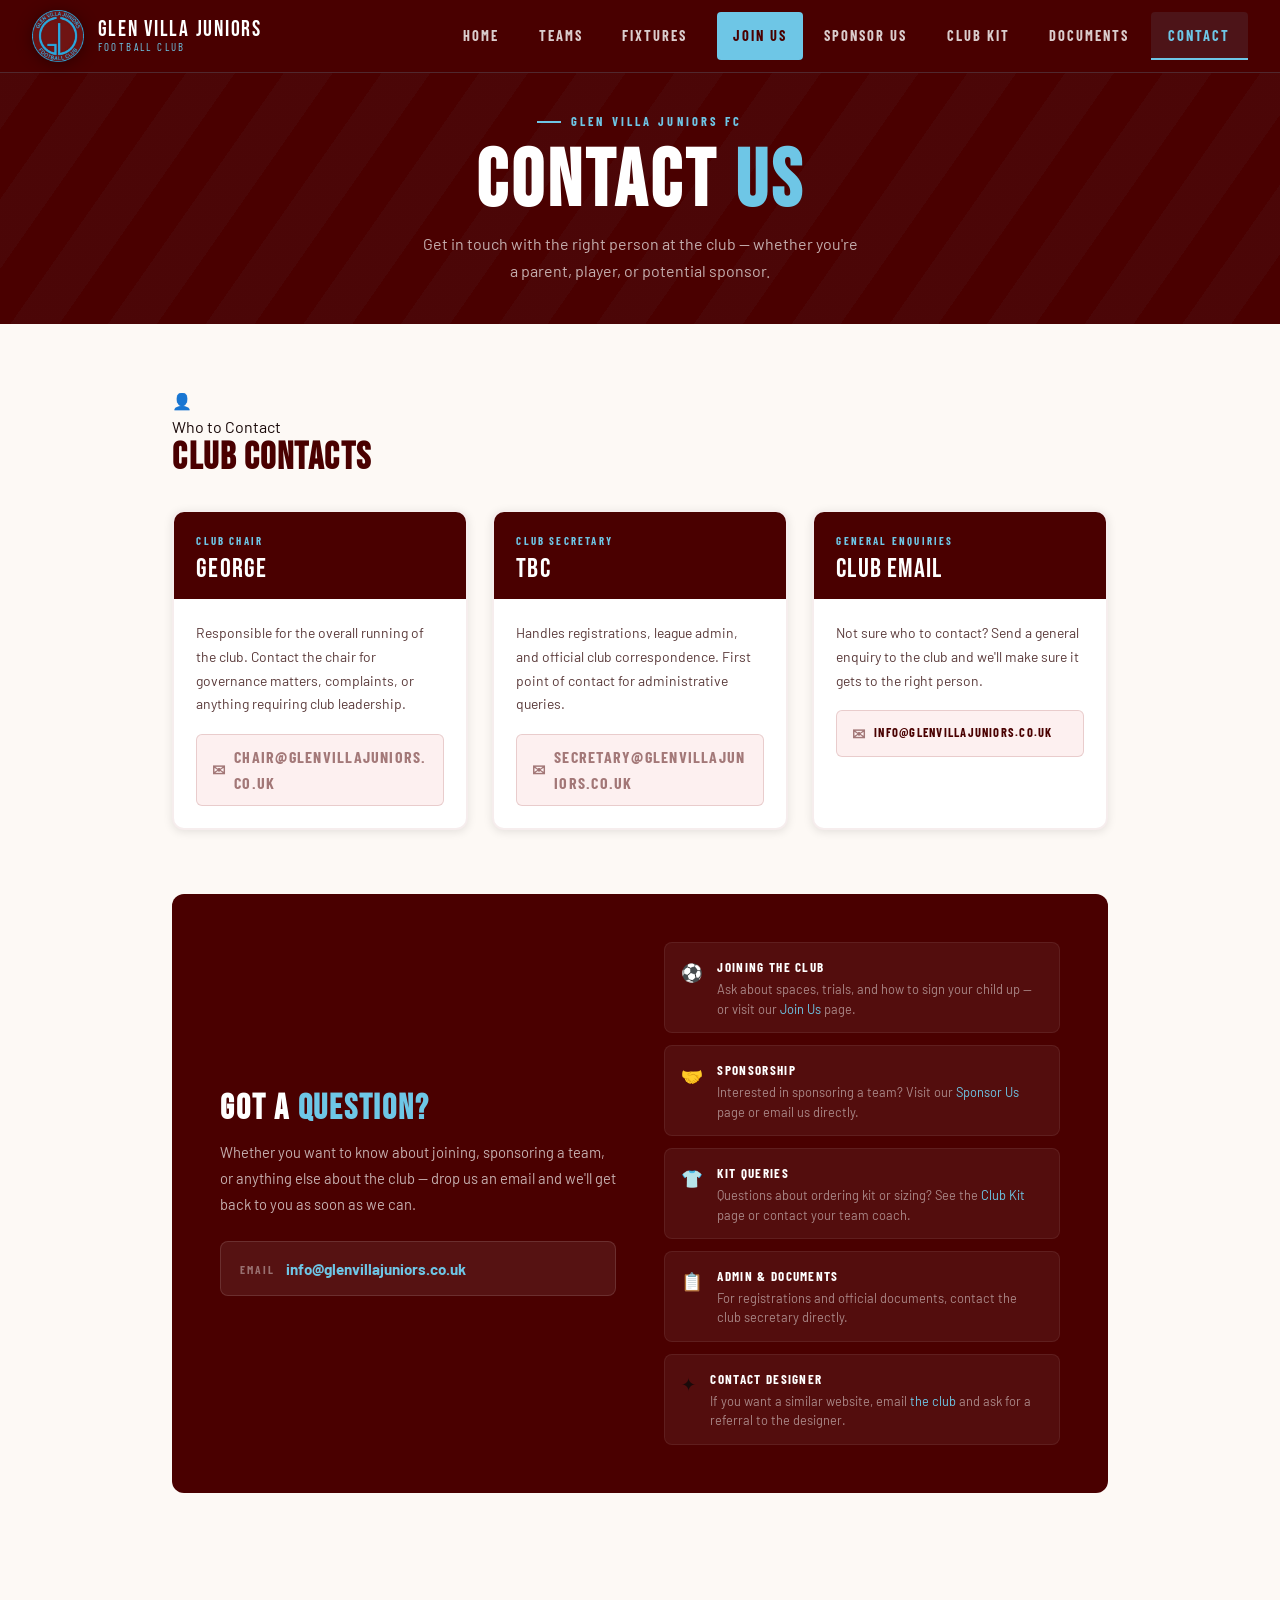
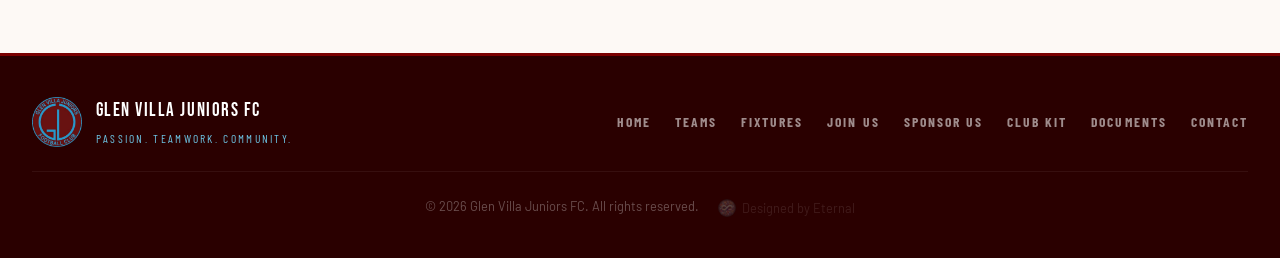
<file: contact.html>
<!DOCTYPE html>
<html lang="en">
<head>
  <meta charset="UTF-8" />
  <meta name="designer" content="Eternal" />
  <meta name="viewport" content="width=device-width, initial-scale=1.0" />
  <meta name="description" content="Get in touch with Glen Villa Juniors FC. Find contact information for our community football club in Glenrothes." />
  <title>Contact Us — Glen Villa Juniors FC</title>
  <link rel="icon" type="image/png" href="images/logo.png" />
  <link rel="stylesheet" href="style.css" />
  <link rel="preconnect" href="https://fonts.googleapis.com">
  <link href="https://fonts.googleapis.com/css2?family=Bebas+Neue&family=Barlow:ital,wght@0,400;0,600;0,700;1,400&family=Barlow+Condensed:wght@600;700&display=swap" rel="stylesheet" media="print" onload="this.media='all'">
  <noscript><link href="https://fonts.googleapis.com/css2?family=Bebas+Neue&family=Barlow:ital,wght@0,400;0,600;0,700;1,400&family=Barlow+Condensed:wght@600;700&display=swap" rel="stylesheet"></noscript>

  <!-- Open Graph / Facebook -->
  <meta property="og:type" content="website" />
  <meta property="og:title" content="Contact Us — Glen Villa Juniors FC" />
  <meta property="og:description" content="Get in touch with Glen Villa Juniors FC. Find contact information for our community football club in Glenrothes." />
  <meta property="og:image" content="images/logo.png" />
  <meta property="og:url" content="https://glenvila.com/contact.html" />


  <link rel="canonical" href="https://glenvila.com/contact.html" />
  <script type="application/ld+json">
  {
    "@context": "https://schema.org",
    "@type": "BreadcrumbList",
    "itemListElement": [{
      "@type": "ListItem",
      "position": 1,
      "name": "Home",
      "item": "https://glenvila.com"
    },{
      "@type": "ListItem",
      "position": 2,
      "name": "Contact Us — Glen Villa Juniors FC",
      "item": "https://glenvila.com/contact.html"
    }]
  }
  </script>
  <style>

    .contact-hero {
      padding-top: 72px;
      background: var(--maroon-dark);
      min-height: 240px;
      display: flex;
      align-items: center;
      justify-content: center;
      text-align: center;
      position: relative;
      overflow: hidden;
    }
    .contact-hero::before {
      content: '';
      position: absolute;
      inset: 0;
      background: repeating-linear-gradient(-55deg, transparent, transparent 40px, rgba(110,198,230,0.03) 40px, rgba(110,198,230,0.03) 80px);
    }
    .contact-hero-content { position: relative; z-index: 1; padding: 2.5rem 2rem; max-width: 580px; }
    .contact-hero h1 { font-family: 'Bebas Neue', sans-serif; font-size: clamp(3rem, 8vw, 5rem); letter-spacing: 0.05em; color: #fff; line-height: 1; margin-bottom: 0.5rem; }
    .contact-hero h1 span { color: var(--blue); }
    .contact-hero p { color: rgba(255,255,255,0.68); font-size: 1rem; max-width: 440px; margin: 0 auto; line-height: 1.7; }

    .contact-page { max-width: 1000px; margin: 0 auto; padding: 4rem 2rem 6rem; }

    /* ── CONTACT CARDS ── */
    .contact-grid {
      display: grid;
      grid-template-columns: repeat(3, 1fr);
      gap: 1.5rem;
      margin-bottom: 4rem;
    }

    .contact-card {
      background: var(--white);
      border-radius: var(--radius);
      box-shadow: var(--shadow-sm);
      overflow: hidden;
      border: 2px solid rgba(122,0,0,0.07);
      transition: transform var(--ease), box-shadow var(--ease);
    }
    .contact-card:hover {
      transform: translateY(-4px);
      box-shadow: var(--shadow-md);
    }
    .contact-card-top {
      background: var(--maroon-dark);
      padding: 1.25rem 1.4rem 1rem;
    }
    .contact-role {
      font-family: 'Barlow Condensed', sans-serif;
      font-size: 0.68rem;
      font-weight: 700;
      letter-spacing: 0.2em;
      text-transform: uppercase;
      color: var(--blue);
      margin-bottom: 0.35rem;
    }
    .contact-name {
      font-family: 'Bebas Neue', sans-serif;
      font-size: 1.7rem;
      letter-spacing: 0.04em;
      color: #fff;
      line-height: 1.05;
    }
    .contact-card-body { padding: 1.4rem; }
    .contact-desc {
      font-size: 0.87rem;
      color: var(--text-mid);
      line-height: 1.7;
      margin-bottom: 1.1rem;
    }
    .contact-email-btn {
      display: flex;
      align-items: center;
      gap: 0.5rem;
      background: #fdf0f0;
      border: 1px solid rgba(122,0,0,0.15);
      border-radius: 6px;
      padding: 0.6rem 0.9rem;
      text-decoration: none;
      font-family: 'Barlow Condensed', sans-serif;
      font-size: 0.78rem;
      font-weight: 700;
      letter-spacing: 0.1em;
      text-transform: uppercase;
      color: var(--maroon-dark);
      transition: background var(--ease), border-color var(--ease);
      word-break: break-all;
    }
    .contact-email-btn:hover {
      background: #f5e0e0;
      border-color: rgba(122,0,0,0.3);
    }
    .contact-email-btn span { opacity: 0.5; font-size: 1rem; }

    /* ── GENERAL ENQUIRIES PANEL ── */
    .general-panel {
      background: var(--maroon-dark);
      border-radius: var(--radius);
      padding: 3rem;
      display: grid;
      grid-template-columns: 1fr 1fr;
      gap: 3rem;
      align-items: center;
      margin-bottom: 4rem;
    }
    .general-panel-text h2 {
      font-family: 'Bebas Neue', sans-serif;
      font-size: 2.2rem;
      letter-spacing: 0.05em;
      color: #fff;
      line-height: 1.05;
      margin-bottom: 0.75rem;
    }
    .general-panel-text h2 span { color: var(--blue); }
    .general-panel-text p {
      color: rgba(255,255,255,0.68);
      font-size: 0.92rem;
      line-height: 1.75;
      margin-bottom: 1.5rem;
    }
    .general-email-display {
      display: flex;
      align-items: center;
      gap: 0.75rem;
      background: rgba(255,255,255,0.07);
      border: 1px solid rgba(255,255,255,0.12);
      border-radius: 8px;
      padding: 0.9rem 1.2rem;
    }
    .general-email-display span {
      font-family: 'Barlow Condensed', sans-serif;
      font-size: 0.72rem;
      font-weight: 700;
      letter-spacing: 0.16em;
      text-transform: uppercase;
      color: rgba(255,255,255,0.4);
      flex-shrink: 0;
    }
    .general-email-display a {
      color: var(--blue);
      font-weight: 700;
      font-size: 0.95rem;
      text-decoration: none;
      word-break: break-all;
    }
    .general-email-display a:hover { text-decoration: underline; }

    .general-panel-topics { display: flex; flex-direction: column; gap: 0.75rem; }
    .topic-item {
      display: flex;
      align-items: flex-start;
      gap: 0.9rem;
      background: rgba(255,255,255,0.05);
      border-radius: 8px;
      padding: 0.85rem 1rem;
      border: 1px solid rgba(255,255,255,0.07);
    }
    .topic-icon { font-size: 1.1rem; flex-shrink: 0; margin-top: 1px; }
    .topic-title {
      font-family: 'Barlow Condensed', sans-serif;
      font-size: 0.82rem;
      font-weight: 700;
      letter-spacing: 0.1em;
      text-transform: uppercase;
      color: #fff;
      margin-bottom: 0.15rem;
    }
    .topic-desc { font-size: 0.8rem; color: rgba(255,255,255,0.5); line-height: 1.5; }
    .section-heading .topic-item { display: none; }

    @media (max-width: 900px) {
      .contact-grid { grid-template-columns: 1fr; }
      .general-panel { grid-template-columns: 1fr; gap: 2rem; }
    }
    @media (max-width: 600px) {
      .contact-page { padding: 3rem 1.25rem 5rem; }
      .contact-hero-content { padding: 2.25rem 1.25rem; }
      .general-email-display {
        flex-direction: column;
        align-items: flex-start;
      }
      .general-panel { padding: 2rem 1.5rem; }
    }

  </style>
</head>
<body>

  <header class="site-header">
    <div class="header-inner">
      <a href="index.html" class="brand">
        <img src="images/logo.png" alt="Glen Villa Juniors FC Logo" class="brand-logo" />
        <div class="brand-text">
          <span class="brand-name">Glen Villa Juniors</span>
          <span class="brand-sub">Football Club</span>
        </div>
      </a>
      <button class="hamburger" id="hamburger" aria-label="Toggle navigation menu">
        <span class="hamburger-line"></span>
        <span class="hamburger-line"></span>
        <span class="hamburger-line"></span>
      </button>
      <nav class="main-nav" id="main-nav">
        <a href="index.html" class="nav-link">Home</a>
        <a href="teams.html" class="nav-link">Teams</a>
        <a href="fixtures.html" class="nav-link">Fixtures</a>
        <a href="join.html" class="nav-link nav-link--join">Join Us</a>
        <a href="sponsors.html" class="nav-link">Sponsor Us</a>
        <a href="kit.html" class="nav-link">Club Kit</a>
        <a href="documents.html" class="nav-link">Documents</a>
        <a href="contact.html" class="nav-link active">Contact</a>
      </nav>
    </div>
  </header>

  <main>

    <section class="contact-hero">
      <div class="contact-hero-content">
        <div class="section-label light" style="justify-content:center;">Glen Villa Juniors FC</div>
        <h1>Contact <span>Us</span></h1>
        <p>Get in touch with the right person at the club — whether you're a parent, player, or potential sponsor.</p>
      </div>
    </section>

    <div class="contact-page">

      <!-- ── KEY CONTACTS ── -->
      <div class="section-heading" style="margin-bottom:2rem;">
        <div class="section-heading-icon">👤</div>
        <div>
          <div class="section-heading-label">Who to Contact</div>
          <h2 class="section-heading-h2">Club Contacts</h2>
          <div class="topic-item">
            <div class="topic-icon">✦</div>
            <div>
              <div class="topic-title">Contact Designer</div>
              <div class="topic-desc">If you want a similar website, email <a href="mailto:info@glenvillajuniors.co.uk" style="color:var(--blue);">the club</a> and ask for a referral to the designer.</div>
            </div>
          </div>
          <div class="topic-item">
            <div class="topic-icon">✦</div>
            <div>
              <div class="topic-title">Contact Designer</div>
              <div class="topic-desc">If you want a similar website, email <a href="mailto:info@glenvillajuniors.co.uk" style="color:var(--blue);">the club</a> and ask for a referral to the designer.</div>
            </div>
          </div>
        </div>
      </div>

      <div class="contact-grid">

        <!-- CHAIR -->
        <div class="contact-card">
          <div class="contact-card-top">
            <div class="contact-role">Club Chair</div>
            <div class="contact-name" id="chair-name">George</div>
          </div>
          <div class="contact-card-body">
            <p class="contact-desc">Responsible for the overall running of the club. Contact the chair for governance matters, complaints, or anything requiring club leadership.</p>
            <a class="contact-email-btn" id="chair-email" href="mailto:chair@glenvillajuniors.co.uk">
              <span>✉</span> <span id="chair-email-text">chair@glenvillajuniors.co.uk</span>
            </a>
          </div>
        </div>

        <!-- SECRETARY -->
        <div class="contact-card">
          <div class="contact-card-top">
            <div class="contact-role">Club Secretary</div>
            <div class="contact-name" id="secretary-name">TBC</div>
          </div>
          <div class="contact-card-body">
            <p class="contact-desc">Handles registrations, league admin, and official club correspondence. First point of contact for administrative queries.</p>
            <a class="contact-email-btn" id="secretary-email" href="mailto:secretary@glenvillajuniors.co.uk">
              <span>✉</span> <span id="secretary-email-text">secretary@glenvillajuniors.co.uk</span>
            </a>
          </div>
        </div>

        <!-- GENERAL -->
        <div class="contact-card">
          <div class="contact-card-top">
            <div class="contact-role">General Enquiries</div>
            <div class="contact-name">Club Email</div>
          </div>
          <div class="contact-card-body">
            <p class="contact-desc">Not sure who to contact? Send a general enquiry to the club and we'll make sure it gets to the right person.</p>
            <a class="contact-email-btn" id="general-email" href="mailto:info@glenvillajuniors.co.uk">
              <span>✉</span> info@glenvillajuniors.co.uk
            </a>
          </div>
        </div>

      </div>

      <!-- ── GENERAL ENQUIRIES PANEL ── -->
      <div class="general-panel">
        <div class="general-panel-text">
          <h2>Got a <span>Question?</span></h2>
          <p>Whether you want to know about joining, sponsoring a team, or anything else about the club — drop us an email and we'll get back to you as soon as we can.</p>
          <div class="general-email-display">
            <span>Email</span>
            <a id="general-email-2" href="mailto:info@glenvillajuniors.co.uk">info@glenvillajuniors.co.uk</a>
          </div>
        </div>
        <div class="general-panel-topics">
          <div class="topic-item">
            <div class="topic-icon">⚽</div>
            <div>
              <div class="topic-title">Joining the Club</div>
              <div class="topic-desc">Ask about spaces, trials, and how to sign your child up — or visit our <a href="join.html" style="color:var(--blue);">Join Us</a> page.</div>
            </div>
          </div>
          <div class="topic-item">
            <div class="topic-icon">🤝</div>
            <div>
              <div class="topic-title">Sponsorship</div>
              <div class="topic-desc">Interested in sponsoring a team? Visit our <a href="sponsors.html" style="color:var(--blue);">Sponsor Us</a> page or email us directly.</div>
            </div>
          </div>
          <div class="topic-item">
            <div class="topic-icon">👕</div>
            <div>
              <div class="topic-title">Kit Queries</div>
              <div class="topic-desc">Questions about ordering kit or sizing? See the <a href="kit.html" style="color:var(--blue);">Club Kit</a> page or contact your team coach.</div>
            </div>
          </div>
          <div class="topic-item">
            <div class="topic-icon">📋</div>
            <div>
              <div class="topic-title">Admin &amp; Documents</div>
              <div class="topic-desc">For registrations and official documents, contact the club secretary directly.</div>
            </div>
          </div>
          <div class="topic-item">
            <div class="topic-icon">✦</div>
            <div>
              <div class="topic-title">Contact Designer</div>
              <div class="topic-desc">If you want a similar website, email <a href="mailto:info@glenvillajuniors.co.uk" style="color:var(--blue);">the club</a> and ask for a referral to the designer.</div>
            </div>
          </div>
        </div>
      </div>

    </div>
  </main>

  <footer class="site-footer">
    <div class="footer-inner">
      <div class="footer-brand">
        <img src="images/logo.png" alt="Glen Villa Juniors FC" class="footer-logo" />
        <div>
          <div class="footer-club-name">Glen Villa Juniors FC</div>
          <div class="footer-tagline">Passion. Teamwork. Community.</div>
        </div>
      </div>
      <div class="footer-links">
        <a href="index.html">Home</a>
        <a href="teams.html">Teams</a>
        <a href="fixtures.html">Fixtures</a>
        <a href="join.html">Join Us</a>
        <a href="sponsors.html">Sponsor Us</a>
        <a href="kit.html">Club Kit</a>
        <a href="documents.html">Documents</a>
        <a href="contact.html">Contact</a>
      </div>
      <div class="footer-copy">&copy; 2026 Glen Villa Juniors FC. All rights reserved. <span class="footer-credit" role="button" tabindex="0" aria-label="Contact the designer"><img src="images/eternal-logo.png" alt="Eternal" class="footer-credit-logo" /> Designed by Eternal</span></div>
    </div>
  </footer>

  <script>
    // General email
    (function() {
      const email = 'info@glenvillajuniors.co.uk';
      document.getElementById('general-email').href = 'mailto:' + email;
      document.getElementById('general-email-2').href = 'mailto:' + email;
    })();

    // Chair + Secretary — update name and email here when confirmed
    const contacts = {
      secretary: {
        name:  'TBC',          // e.g. 'John Smith'
        email: 'secretary@glenvillajuniors.co.uk'
      },
      chair: {
        name:  'George',          // e.g. 'Jane Doe'
        email: 'chair@glenvillajuniors.co.uk'
      }
    };

    document.getElementById('chair-name').textContent        = contacts.chair.name;
    document.getElementById('chair-email').href              = 'mailto:' + contacts.chair.email;
    document.getElementById('chair-email-text').textContent  = contacts.chair.email;

    document.getElementById('secretary-name').textContent       = contacts.secretary.name;
    document.getElementById('secretary-email').href             = 'mailto:' + contacts.secretary.email;
    document.getElementById('secretary-email-text').textContent = contacts.secretary.email;
  </script>

  <script src="nav.js"></script>
</body>
</html>
</file>
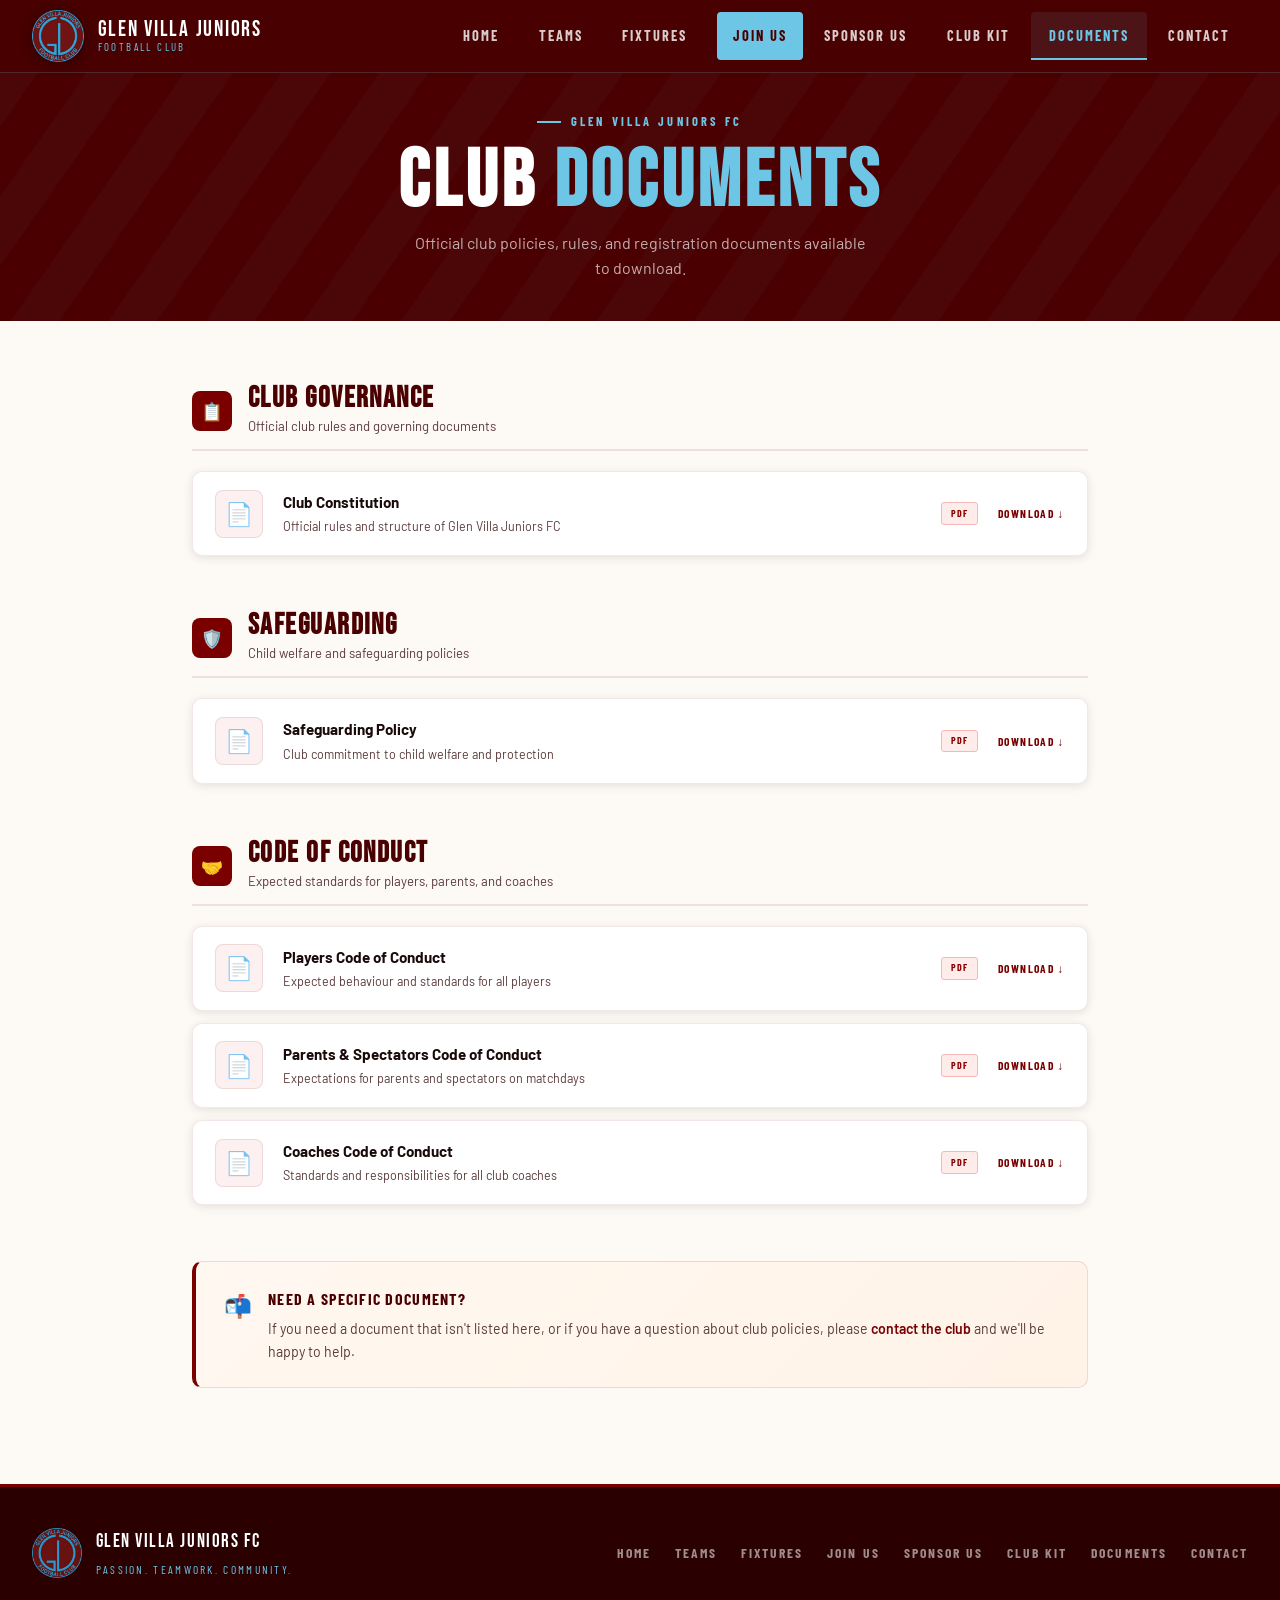
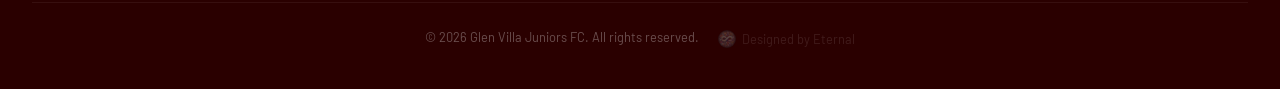
<file: documents.html>
<!DOCTYPE html>
<html lang="en">
<head>
  <meta charset="UTF-8" />
  <meta name="designer" content="Eternal" />
  <meta name="viewport" content="width=device-width, initial-scale=1.0" />
  <meta name="description" content="Access important documents and policies from Glen Villa Juniors FC. Club rules, forms, and information." />
  <title>Club Documents — Glen Villa Juniors FC</title>
  <link rel="icon" type="image/png" href="images/logo.png" />
  <link rel="stylesheet" href="style.css" />
  <link rel="preconnect" href="https://fonts.googleapis.com">
  <link href="https://fonts.googleapis.com/css2?family=Bebas+Neue&family=Barlow:ital,wght@0,400;0,600;0,700;1,400&family=Barlow+Condensed:wght@600;700&display=swap" rel="stylesheet" media="print" onload="this.media='all'">
  <noscript><link href="https://fonts.googleapis.com/css2?family=Bebas+Neue&family=Barlow:ital,wght@0,400;0,600;0,700;1,400&family=Barlow+Condensed:wght@600;700&display=swap" rel="stylesheet"></noscript>

  <!-- Open Graph / Facebook -->
  <meta property="og:type" content="website" />
  <meta property="og:title" content="Club Documents — Glen Villa Juniors FC" />
  <meta property="og:description" content="Access important documents and policies from Glen Villa Juniors FC. Club rules, forms, and information." />
  <meta property="og:image" content="images/logo.png" />
  <meta property="og:url" content="https://glenvila.com/documents.html" />


  <link rel="canonical" href="https://glenvila.com/documents.html" />
  <style>
    .docs-hero {
      padding-top: 72px;
      background: var(--maroon-dark);
      min-height: 240px;
      display: flex;
      align-items: center;
      justify-content: center;
      text-align: center;
      position: relative;
      overflow: hidden;
    }
    .docs-hero::before {
      content: '';
      position: absolute;
      inset: 0;
      background: repeating-linear-gradient(-55deg, transparent, transparent 40px, rgba(110,198,230,0.03) 40px, rgba(110,198,230,0.03) 80px);
    }
    .docs-hero-content { position: relative; z-index: 1; padding: 2.5rem 2rem; max-width: 600px; }
    .docs-hero h1 { font-family: 'Bebas Neue', sans-serif; font-size: clamp(3rem, 8vw, 5rem); letter-spacing: 0.05em; color: #fff; line-height: 1; margin-bottom: 0.5rem; }
    .docs-hero h1 span { color: var(--blue); }
    .docs-hero p { color: rgba(255,255,255,0.68); font-size: 1rem; max-width: 460px; margin: 0 auto; }

    .docs-page { max-width: 960px; margin: 0 auto; padding: 4rem 2rem 6rem; }

    /* ── DOCUMENT CATEGORY ── */
    .doc-category { margin-bottom: 3.5rem; }
    .doc-category-header {
      display: flex;
      align-items: center;
      gap: 1rem;
      margin-bottom: 1.25rem;
      padding-bottom: 0.75rem;
      border-bottom: 2px solid rgba(122,0,0,0.1);
    }
    .doc-category-icon {
      width: 40px; height: 40px;
      background: var(--maroon);
      border-radius: 8px;
      display: flex; align-items: center; justify-content: center;
      font-size: 1.1rem;
      flex-shrink: 0;
    }
    .doc-category-header h2 {
      font-family: 'Bebas Neue', sans-serif;
      font-size: 1.8rem;
      letter-spacing: 0.05em;
      color: var(--maroon-dark);
      line-height: 1;
    }
    .doc-category-header p {
      font-size: 0.82rem;
      color: var(--text-mid);
      margin-top: 0.15rem;
    }

    /* ── DOCUMENT CARD ── */
    .doc-list { display: flex; flex-direction: column; gap: 0.75rem; }

    .doc-card {
      background: var(--white);
      border-radius: 10px;
      border: 1px solid rgba(122,0,0,0.09);
      box-shadow: var(--shadow-sm);
      display: flex;
      align-items: center;
      gap: 1.25rem;
      padding: 1.1rem 1.4rem;
      text-decoration: none;
      transition: box-shadow var(--ease), transform var(--ease), border-color var(--ease);
    }
    .doc-card:hover {
      box-shadow: var(--shadow-md);
      transform: translateY(-2px);
      border-color: rgba(122,0,0,0.25);
    }
    .doc-card.is-pending {
      opacity: 0.5;
      cursor: default;
      pointer-events: none;
      border-style: dashed;
    }

    .doc-icon {
      width: 48px; height: 48px;
      background: #fdf0f0;
      border-radius: 8px;
      display: flex; align-items: center; justify-content: center;
      font-size: 1.4rem;
      flex-shrink: 0;
      border: 1px solid rgba(122,0,0,0.1);
    }
    .doc-card.is-pending .doc-icon { background: #f5f5f5; border-color: #ddd; }

    .doc-details { flex: 1; min-width: 0; }
    .doc-title {
      font-weight: 700;
      font-size: 0.95rem;
      color: var(--text-dark);
      margin-bottom: 0.2rem;
      white-space: nowrap;
      overflow: hidden;
      text-overflow: ellipsis;
    }
    .doc-meta {
      font-size: 0.78rem;
      color: var(--text-mid);
      display: flex;
      align-items: center;
      gap: 0.75rem;
      flex-wrap: wrap;
    }
    .doc-meta-item { display: flex; align-items: center; gap: 0.3rem; }

    .doc-badge {
      font-family: 'Barlow Condensed', sans-serif;
      font-size: 0.62rem;
      font-weight: 700;
      letter-spacing: 0.12em;
      text-transform: uppercase;
      padding: 0.15rem 0.55rem;
      border-radius: 3px;
      flex-shrink: 0;
    }
    .badge-pdf { background: #fdecea; color: #8b0000; border: 1px solid #f5b8b8; }
    .badge-pending { background: #f0f0f0; color: #888; border: 1px solid #ddd; }

    .doc-download {
      font-family: 'Barlow Condensed', sans-serif;
      font-size: 0.72rem;
      font-weight: 700;
      letter-spacing: 0.12em;
      text-transform: uppercase;
      color: var(--maroon);
      flex-shrink: 0;
      display: flex;
      align-items: center;
      gap: 0.3rem;
      transition: gap var(--ease);
    }
    .doc-card:hover .doc-download { gap: 0.5rem; }
    .doc-card.is-pending .doc-download { color: #aaa; }

    /* ── CONTACT NOTE ── */
    .docs-contact-note {
      background: linear-gradient(135deg, #fff8f0, #fff3e8);
      border: 1px solid rgba(122,0,0,0.12);
      border-left: 4px solid var(--maroon);
      border-radius: 10px;
      padding: 1.5rem 1.75rem;
      margin-top: 2rem;
      display: flex;
      gap: 1rem;
      align-items: flex-start;
    }
    .docs-contact-note-icon { font-size: 1.4rem; flex-shrink: 0; margin-top: 2px; }
    .docs-contact-note h3 {
      font-family: 'Barlow Condensed', sans-serif;
      font-size: 1rem;
      font-weight: 700;
      letter-spacing: 0.08em;
      text-transform: uppercase;
      color: var(--maroon-dark);
      margin-bottom: 0.3rem;
    }
    .docs-contact-note p { font-size: 0.88rem; color: var(--text-mid); line-height: 1.65; }

    @media (max-width: 600px) {
      .docs-page { padding: 3rem 1.25rem 5rem; }
      .docs-hero-content { padding: 2.25rem 1.25rem; }
      .doc-category-header,
      .docs-contact-note {
        align-items: flex-start;
      }
      .doc-card { flex-wrap: wrap; }
      .doc-download { width: 100%; justify-content: flex-end; }
    }
  </style>
</head>
<body>

  <header class="site-header">
    <div class="header-inner">
      <a href="index.html" class="brand">
        <img src="images/logo.png" alt="Glen Villa Juniors FC Logo" class="brand-logo" />
        <div class="brand-text">
          <span class="brand-name">Glen Villa Juniors</span>
          <span class="brand-sub">Football Club</span>
        </div>
      </a>
      <button class="hamburger" id="hamburger" aria-label="Toggle navigation menu">
        <span class="hamburger-line"></span>
        <span class="hamburger-line"></span>
        <span class="hamburger-line"></span>
      </button>
      <nav class="main-nav" id="main-nav">
        <a href="index.html" class="nav-link ">Home</a>
        <a href="teams.html" class="nav-link ">Teams</a>
        <a href="fixtures.html" class="nav-link ">Fixtures</a>
        <a href="join.html" class="nav-link nav-link--join ">Join Us</a>
        <a href="sponsors.html" class="nav-link ">Sponsor Us</a>
        <a href="kit.html" class="nav-link ">Club Kit</a>
        <a href="documents.html" class="nav-link active">Documents</a>
        <a href="contact.html" class="nav-link ">Contact</a>
      </nav>
    </div>
  </header>

  <main>

    <section class="docs-hero">
      <div class="docs-hero-content">
        <div class="section-label light" style="justify-content:center;">Glen Villa Juniors FC</div>
        <h1>Club <span>Documents</span></h1>
        <p>Official club policies, rules, and registration documents available to download.</p>
      </div>
    </section>

    <div class="docs-page">

      <!-- ══ POLICIES & GOVERNANCE ══ -->
      <div class="doc-category">
        <div class="doc-category-header">
          <div class="doc-category-icon">📋</div>
          <div>
            <h2>Club Governance</h2>
            <p>Official club rules and governing documents</p>
          </div>
        </div>
        <div class="doc-list">

          <a href="docs/club-constitution.pdf" target="_blank" rel="noopener" class="doc-card">
            <div class="doc-icon">📄</div>
            <div class="doc-details">
              <div class="doc-title">Club Constitution</div>
              <div class="doc-meta">
                <span class="doc-meta-item">Official rules and structure of Glen Villa Juniors FC</span>
              </div>
            </div>
            <span class="doc-badge badge-pdf">PDF</span>
            <span class="doc-download">Download ↓</span>
          </a>

        </div>
      </div>

      <!-- ══ SAFEGUARDING ══ -->
      <div class="doc-category">
        <div class="doc-category-header">
          <div class="doc-category-icon">🛡️</div>
          <div>
            <h2>Safeguarding</h2>
            <p>Child welfare and safeguarding policies</p>
          </div>
        </div>
        <div class="doc-list">

          <a href="docs/safeguarding-policy.pdf" target="_blank" rel="noopener" class="doc-card">
            <div class="doc-icon">📄</div>
            <div class="doc-details">
              <div class="doc-title">Safeguarding Policy</div>
              <div class="doc-meta">
                <span class="doc-meta-item">Club commitment to child welfare and protection</span>
              </div>
            </div>
            <span class="doc-badge badge-pdf">PDF</span>
            <span class="doc-download">Download ↓</span>
          </a>

        </div>
      </div>

      <!-- ══ CODE OF CONDUCT ══ -->
      <div class="doc-category">
        <div class="doc-category-header">
          <div class="doc-category-icon">🤝</div>
          <div>
            <h2>Code of Conduct</h2>
            <p>Expected standards for players, parents, and coaches</p>
          </div>
        </div>
        <div class="doc-list">

          <a href="docs/code-of-conduct-players.pdf" target="_blank" rel="noopener" class="doc-card">
            <div class="doc-icon">📄</div>
            <div class="doc-details">
              <div class="doc-title">Players Code of Conduct</div>
              <div class="doc-meta">
                <span class="doc-meta-item">Expected behaviour and standards for all players</span>
              </div>
            </div>
            <span class="doc-badge badge-pdf">PDF</span>
            <span class="doc-download">Download ↓</span>
          </a>

          <a href="docs/code-of-conduct-parents.pdf" target="_blank" rel="noopener" class="doc-card">
            <div class="doc-icon">📄</div>
            <div class="doc-details">
              <div class="doc-title">Parents &amp; Spectators Code of Conduct</div>
              <div class="doc-meta">
                <span class="doc-meta-item">Expectations for parents and spectators on matchdays</span>
              </div>
            </div>
            <span class="doc-badge badge-pdf">PDF</span>
            <span class="doc-download">Download ↓</span>
          </a>

          <a href="docs/code-of-conduct-coaches.pdf" target="_blank" rel="noopener" class="doc-card">
            <div class="doc-icon">📄</div>
            <div class="doc-details">
              <div class="doc-title">Coaches Code of Conduct</div>
              <div class="doc-meta">
                <span class="doc-meta-item">Standards and responsibilities for all club coaches</span>
              </div>
            </div>
            <span class="doc-badge badge-pdf">PDF</span>
            <span class="doc-download">Download ↓</span>
          </a>

        </div>
      </div>

      <!-- ══ CONTACT NOTE ══ -->
      <div class="docs-contact-note">
        <div class="docs-contact-note-icon">📬</div>
        <div>
          <h3>Need a specific document?</h3>
          <p>If you need a document that isn't listed here, or if you have a question about club policies, please <a id="docs-email" href="mailto:info@glenvila.com" style="color:var(--maroon);font-weight:600;">contact the club</a> and we'll be happy to help.</p>
        </div>
      </div>

    </div>
  </main>

  <footer class="site-footer">
    <div class="footer-inner">
      <div class="footer-brand">
        <img src="images/logo.png" alt="Glen Villa Juniors FC" class="footer-logo" />
        <div>
          <div class="footer-club-name">Glen Villa Juniors FC</div>
          <div class="footer-tagline">Passion. Teamwork. Community.</div>
        </div>
      </div>
      <div class="footer-links">
        <a href="index.html">Home</a>
        <a href="teams.html">Teams</a>
        <a href="fixtures.html">Fixtures</a>
        <a href="join.html">Join Us</a>
        <a href="sponsors.html">Sponsor Us</a>
        <a href="kit.html">Club Kit</a>
        <a href="documents.html">Documents</a>
        <a href="contact.html">Contact</a>
      </div>
      <div class="footer-copy">&copy; 2026 Glen Villa Juniors FC. All rights reserved. <span class="footer-credit" role="button" tabindex="0" aria-label="Contact the designer"><img src="images/eternal-logo.png" alt="Eternal" class="footer-credit-logo" /> Designed by Eternal</span></div>
    </div>
  </footer>

  <script>
    (function() {
      const u = 'info', d = 'glenvila.com';
      const el = document.getElementById('docs-email');
      el.href = 'mailto:' + u + '@' + d;
    })();
  </script>

  <script src="nav.js"></script>
</body>
</html>
</file>
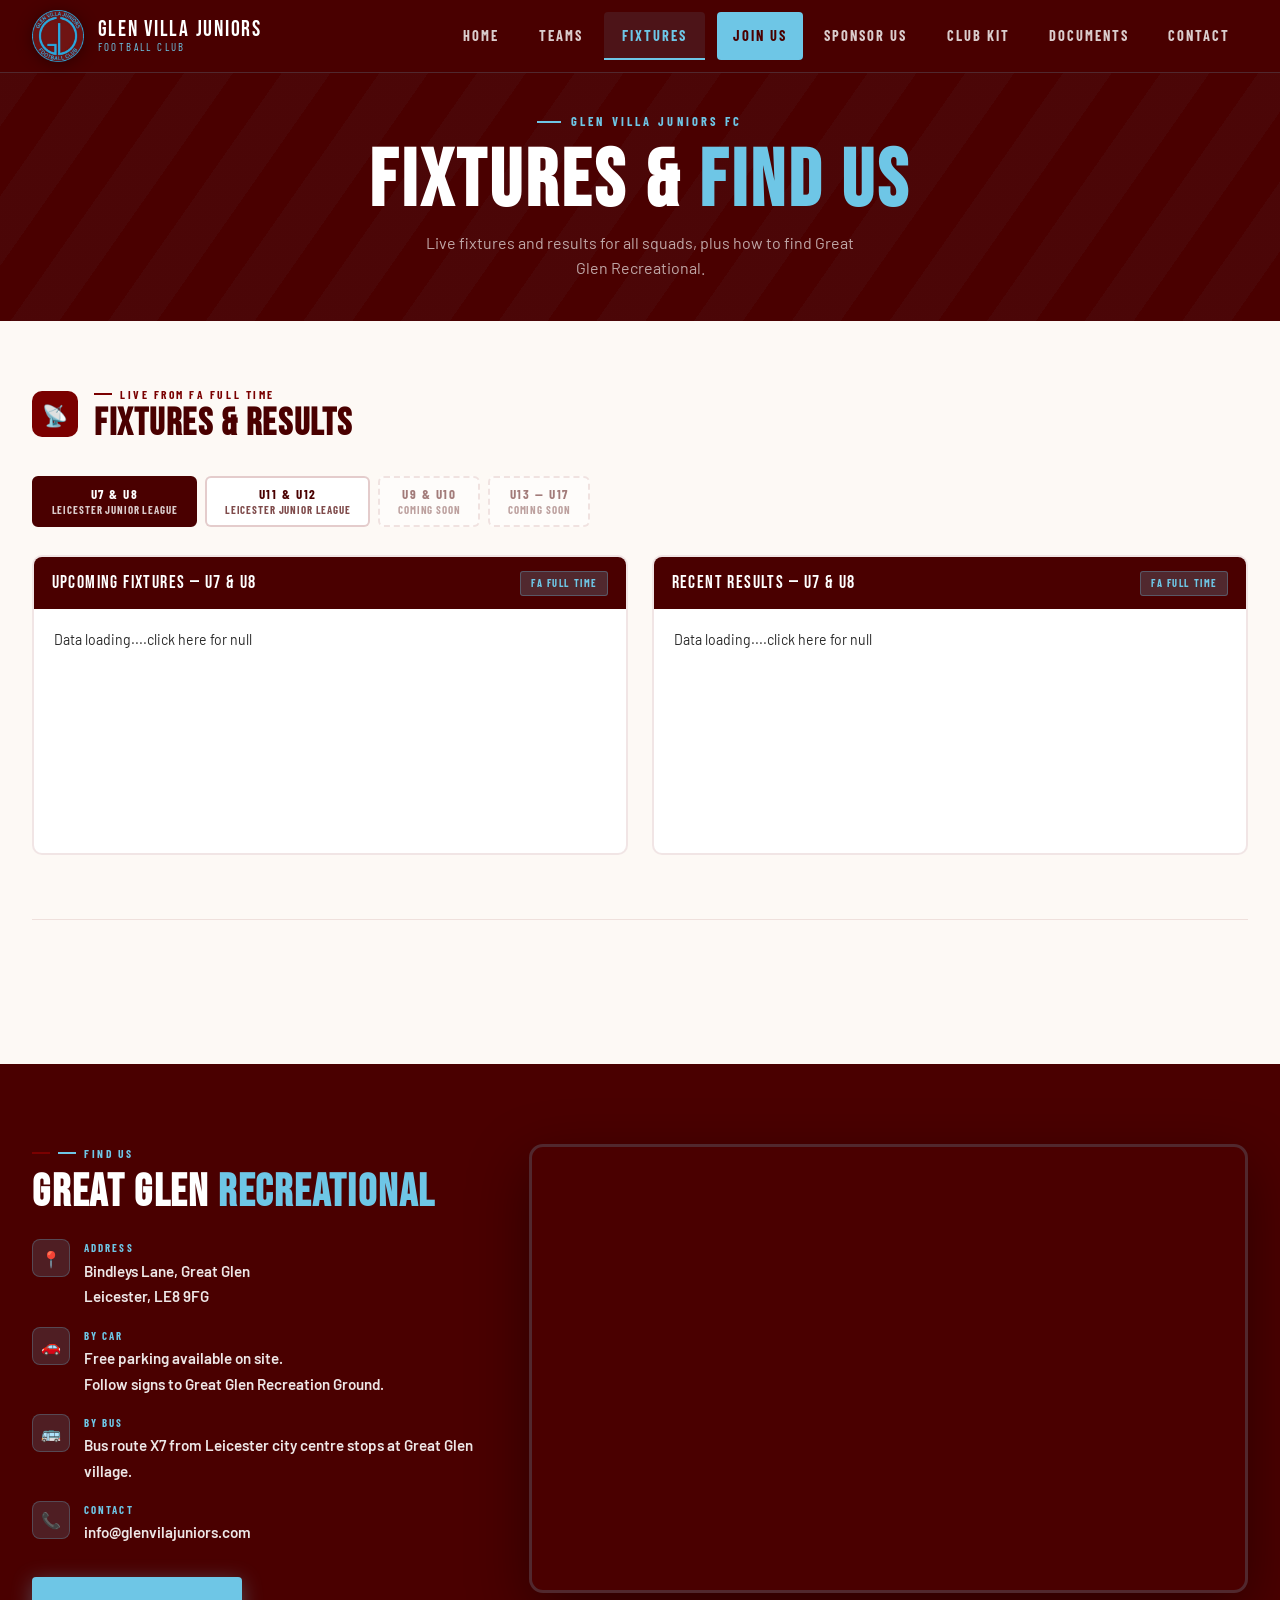
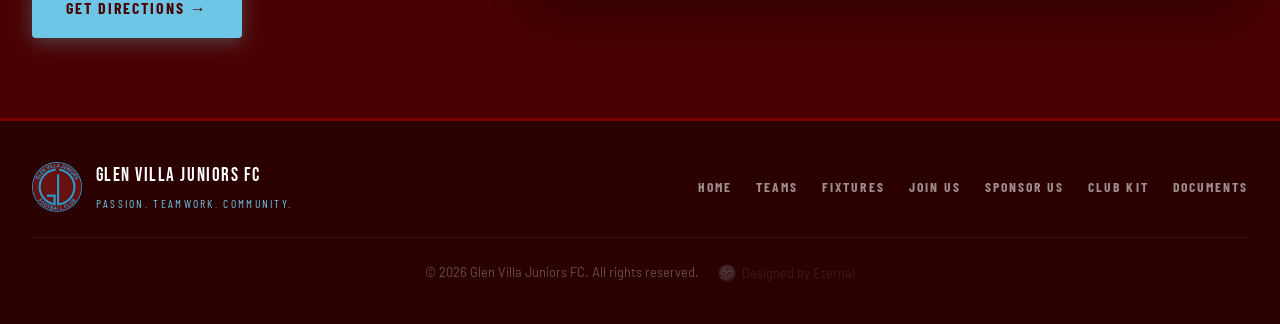
<file: fixtures.html>
<!DOCTYPE html>
<html lang="en">
<head>
  <meta charset="UTF-8" />
  <meta name="designer" content="Eternal" />
  <meta name="viewport" content="width=device-width, initial-scale=1.0" />
  <meta name="description" content="View fixtures and match schedules for Glen Villa Juniors FC teams. Find game locations and times." />
  <title>Fixtures &amp; Location — Glen Villa Juniors FC</title>
  <link rel="icon" type="image/png" href="images/logo.png" />
  <link rel="stylesheet" href="style.css" />
  <link rel="preconnect" href="https://fonts.googleapis.com">
  <link href="https://fonts.googleapis.com/css2?family=Bebas+Neue&family=Barlow:ital,wght@0,400;0,600;0,700;1,400&family=Barlow+Condensed:wght@600;700&display=swap" rel="stylesheet" media="print" onload="this.media='all'">
  <noscript><link href="https://fonts.googleapis.com/css2?family=Bebas+Neue&family=Barlow:ital,wght@0,400;0,600;0,700;1,400&family=Barlow+Condensed:wght@600;700&display=swap" rel="stylesheet"></noscript>

  <!-- Open Graph / Facebook -->
  <meta property="og:type" content="website" />
  <meta property="og:title" content="Fixtures &amp; Location — Glen Villa Juniors FC" />
  <meta property="og:description" content="View fixtures and match schedules for Glen Villa Juniors FC teams. Find game locations and times." />
  <meta property="og:image" content="images/logo.png" />
  <meta property="og:url" content="https://glenvila.com/fixtures.html" />

  <!-- Twitter -->
  <meta name="twitter:card" content="summary_large_image" />
  <meta name="twitter:title" content="Fixtures &amp; Location — Glen Villa Juniors FC" />
  <meta name="twitter:description" content="View fixtures and match schedules for Glen Villa Juniors FC teams. Find game locations and times." />
  <meta name="twitter:image" content="images/logo.png" />
  <meta name="twitter:site" content="@GlenVillaJFC" />

  <link rel="canonical" href="https://glenvila.com/fixtures.html" />
  <style>

    .fixtures-hero {
      padding-top: 72px;
      background: var(--maroon-dark);
      min-height: 240px;
      display: flex;
      align-items: center;
      justify-content: center;
      text-align: center;
      position: relative;
      overflow: hidden;
    }
    .fixtures-hero::before {
      content: '';
      position: absolute;
      inset: 0;
      background: repeating-linear-gradient(
        -55deg, transparent, transparent 40px,
        rgba(110,198,230,0.03) 40px, rgba(110,198,230,0.03) 80px
      );
    }
    .fixtures-hero-content { position: relative; z-index: 1; padding: 2.5rem 2rem; }
    .fixtures-hero h1 {
      font-family: 'Bebas Neue', sans-serif;
      font-size: clamp(3rem, 8vw, 5rem);
      letter-spacing: 0.05em;
      color: #fff;
      line-height: 1;
      margin-bottom: 0.5rem;
    }
    .fixtures-hero h1 span { color: var(--blue); }
    .fixtures-hero p { color: rgba(255,255,255,0.65); font-size: 1rem; max-width: 460px; margin: 0 auto; }

    .fixtures-page { max-width: 1280px; margin: 0 auto; padding: 4rem 2rem 5rem; }

    .section-heading {
      display: flex;
      align-items: center;
      gap: 1rem;
      margin-bottom: 2rem;
    }
    .section-heading-icon {
      width: 46px; height: 46px;
      background: var(--maroon);
      border-radius: 10px;
      display: flex; align-items: center; justify-content: center;
      font-size: 1.3rem; flex-shrink: 0;
    }
    .section-heading-label {
      font-family: 'Barlow Condensed', sans-serif;
      font-size: 0.72rem; font-weight: 700;
      letter-spacing: 0.22em; text-transform: uppercase;
      color: var(--maroon);
      display: flex; align-items: center; gap: 0.5rem;
      margin-bottom: 2px;
    }
    .section-heading-label::before {
      content: ''; display: block;
      width: 18px; height: 2px; background: var(--maroon);
    }
    .section-heading h2 {
      font-family: 'Bebas Neue', sans-serif;
      font-size: 2.4rem; letter-spacing: 0.04em;
      color: var(--maroon-dark); line-height: 1;
    }

    /* FA NOTICE */
    .fa-notice {
      background: linear-gradient(135deg, #fff8f0, #fff3e8);
      border: 1px solid rgba(122,0,0,0.15);
      border-left: 4px solid var(--maroon);
      border-radius: 10px;
      padding: 1.5rem 1.75rem;
      margin-bottom: 2rem;
      display: flex; gap: 1rem; align-items: flex-start;
    }
    .fa-notice-icon { font-size: 1.4rem; flex-shrink: 0; margin-top: 2px; }
    .fa-notice h3 {
      font-family: 'Barlow Condensed', sans-serif;
      font-size: 1rem; font-weight: 700;
      letter-spacing: 0.08em; text-transform: uppercase;
      color: var(--maroon-dark); margin-bottom: 0.35rem;
    }
    .fa-notice p { font-size: 0.9rem; color: var(--text-mid); line-height: 1.6; margin-bottom: 0.35rem; }
    .fa-notice code {
      display: inline-block;
      background: rgba(122,0,0,0.08); border-radius: 4px;
      padding: 0.1rem 0.5rem; font-size: 0.82rem;
      color: var(--maroon); font-family: 'Courier New', monospace;
    }

    /* EMBED SLOTS */
    .embed-grid {
      display: grid;
      grid-template-columns: 1fr 1fr;
      gap: 1.5rem;
    }

    .embed-slot {
      border-radius: 10px; overflow: hidden;
      border: 2px solid rgba(122,0,0,0.1);
      background: #fff;
      min-height: 300px;
      display: flex; flex-direction: column;
    }
    .embed-slot-header {
      background: var(--maroon-dark);
      padding: 0.75rem 1.1rem;
      display: flex; align-items: center; justify-content: space-between;
    }
    .embed-slot-title {
      font-family: 'Bebas Neue', sans-serif;
      font-size: 1.1rem; letter-spacing: 0.08em; color: #fff;
    }
    .embed-slot-badge {
      font-family: 'Barlow Condensed', sans-serif;
      font-size: 0.65rem; font-weight: 700;
      letter-spacing: 0.15em; text-transform: uppercase;
      background: rgba(110,198,230,0.2); color: var(--blue);
      border: 1px solid rgba(110,198,230,0.3);
      padding: 0.2rem 0.6rem; border-radius: 3px;
    }
    .embed-slot-body {
      flex: 1; display: flex; flex-direction: column;
      align-items: center; justify-content: center;
      gap: 0.75rem; padding: 2rem;
      text-align: center; color: #aaa;
    }
    .embed-slot-body .placeholder-icon { font-size: 2.5rem; opacity: 0.5; }
    .embed-slot-body p { font-size: 0.82rem; line-height: 1.6; max-width: 220px; }
    .embed-slot-body code {
      font-size: 0.78rem; background: rgba(0,0,0,0.05);
      padding: 0.25rem 0.6rem; border-radius: 4px;
      color: #888; font-family: 'Courier New', monospace;
    }
    .embed-slot iframe {
      width: 100%; flex: 1; border: none; min-height: 300px;
    }

    /* ── FA FULL TIME WIDGET RESTYLING ── */

    #lrep505923715, #lrep217907025,
    #lrep463262751, #lrep445860493 {
      width: 100% !important;
      font-family: 'Barlow', sans-serif !important;
      font-size: 0.88rem !important;
      color: #2a2a2a !important;
      background: #fff;
    }

    /* Hide FA branding link */
    #lrep505923715 > a[href*="thefa"], #lrep217907025 > a[href*="thefa"],
    #lrep463262751 > a[href*="thefa"], #lrep445860493 > a[href*="thefa"] {
      display: none !important;
    }

    /* Date header rows */
    #lrep505923715 b, #lrep217907025 b,
    #lrep463262751 b, #lrep445860493 b {
      display: block !important;
      background: #f4f0f0 !important;
      color: var(--maroon-dark) !important;
      font-family: 'Barlow Condensed', sans-serif !important;
      font-size: 0.72rem !important;
      font-weight: 700 !important;
      letter-spacing: 0.16em !important;
      text-transform: uppercase !important;
      padding: 0.5rem 1rem !important;
      margin: 0 !important;
      border-left: 3px solid var(--maroon) !important;
    }

    /* Tables */
    #lrep505923715 table,
    #lrep217907025 table {
      width: 100% !important;
      border-collapse: collapse !important;
      margin: 0 !important;
    }

    #lrep505923715 tr, #lrep217907025 tr,
    #lrep463262751 tr, #lrep445860493 tr {
      border-bottom: 1px solid rgba(122,0,0,0.07) !important;
      transition: background 0.15s ease !important;
    }

    #lrep505923715 tr:hover, #lrep217907025 tr:hover,
    #lrep463262751 tr:hover, #lrep445860493 tr:hover {
      background: #fdf8f8 !important;
    }

    #lrep505923715 td, #lrep217907025 td,
    #lrep463262751 td, #lrep445860493 td {
      padding: 0.65rem 0.75rem !important;
      vertical-align: middle !important;
      border: none !important;
      font-size: 0.85rem !important;
      color: #333 !important;
      line-height: 1.4 !important;
    }

    /* Team name cells */
    #lrep505923715 td:nth-child(1), #lrep505923715 td:nth-child(3),
    #lrep217907025 td:nth-child(1), #lrep217907025 td:nth-child(3),
    #lrep463262751 td:nth-child(1), #lrep463262751 td:nth-child(3),
    #lrep445860493 td:nth-child(1), #lrep445860493 td:nth-child(3) {
      font-weight: 600 !important;
    }

    /* Score / vs cell */
    #lrep505923715 td:nth-child(2), #lrep217907025 td:nth-child(2),
    #lrep463262751 td:nth-child(2), #lrep445860493 td:nth-child(2) {
      text-align: center !important;
      font-family: 'Bebas Neue', sans-serif !important;
      font-size: 1.1rem !important;
      letter-spacing: 0.06em !important;
      color: var(--maroon) !important;
      white-space: nowrap !important;
      width: 60px !important;
    }

    /* Venue cell */
    #lrep505923715 td:last-child, #lrep217907025 td:last-child,
    #lrep463262751 td:last-child, #lrep445860493 td:last-child {
      color: #999 !important;
      font-size: 0.78rem !important;
      text-align: right !important;
    }

    /* FA crest */
    #lrep505923715 img, #lrep217907025 img,
    #lrep463262751 img, #lrep445860493 img {
      width: 20px !important;
      height: 20px !important;
      opacity: 0.35 !important;
      vertical-align: middle !important;
    }

    /* Glen Villa rows — highlight */
    #lrep505923715 tr:has(td:first-child:not(:empty)), #lrep217907025 tr:has(td:first-child:not(:empty)),
    #lrep463262751 tr:has(td:first-child:not(:empty)), #lrep445860493 tr:has(td:first-child:not(:empty)) {
      background: #fff !important;
    }

    /* ── LEAGUE TABS ── */
    .league-tabs {
      display: flex;
      gap: 0.5rem;
      margin-bottom: 1.75rem;
      flex-wrap: wrap;
    }
    .league-tab {
      font-family: 'Barlow Condensed', sans-serif;
      font-size: 0.82rem;
      font-weight: 700;
      letter-spacing: 0.12em;
      text-transform: uppercase;
      padding: 0.55rem 1.1rem;
      border-radius: 6px;
      border: 2px solid rgba(122,0,0,0.2);
      background: #fff;
      color: var(--maroon-dark);
      cursor: pointer;
      transition: all 0.15s ease;
    }
    .league-tab:hover {
      border-color: var(--maroon);
      background: #fdf5f5;
    }
    .league-tab.active {
      background: var(--maroon-dark);
      border-color: var(--maroon-dark);
      color: #fff;
    }
    .league-tab .tab-teams {
      font-size: 0.68rem;
      opacity: 0.7;
      display: block;
      letter-spacing: 0.08em;
      margin-top: 1px;
    }
    .league-tab.active .tab-teams { opacity: 0.8; }
    .league-tab.tab-pending {
      opacity: 0.5;
      cursor: default;
      border-style: dashed;
    }
    .league-tab.tab-pending:hover {
      background: #fff;
      border-color: rgba(122,0,0,0.2);
    }

    .league-panel { display: none; }
    .league-panel.active { display: block; }

    .divider { border: none; border-top: 1px solid rgba(122,0,0,0.1); margin: 4rem 0; }

    @media (max-width: 700px) {
      .fixtures-page { padding: 3rem 1.25rem 4rem; }
      .fixtures-hero-content { padding: 2.25rem 1.25rem; }
      .section-heading {
        align-items: flex-start;
      }
      .embed-slot-header {
        flex-wrap: wrap;
        gap: 0.5rem;
      }
      .league-tab {
        flex: 1 1 100%;
        text-align: left;
      }
      #lrep505923715 td, #lrep217907025 td,
      #lrep463262751 td, #lrep445860493 td {
        padding: 0.5rem !important;
        font-size: 0.78rem !important;
      }
      #lrep505923715 td:nth-child(2), #lrep217907025 td:nth-child(2),
      #lrep463262751 td:nth-child(2), #lrep445860493 td:nth-child(2) {
        width: 48px !important;
        font-size: 0.95rem !important;
      }
      #lrep505923715 td:last-child, #lrep217907025 td:last-child,
      #lrep463262751 td:last-child, #lrep445860493 td:last-child {
        font-size: 0.72rem !important;
      }
      .embed-grid { grid-template-columns: 1fr; }
    }

  </style>
</head>
<body>

  <!-- ═══ HEADER ═══ -->
  <header class="site-header">
    <div class="header-inner">
      <a href="index.html" class="brand">
        <img src="images/logo.png" alt="Glen Villa Juniors FC Logo" class="brand-logo" />
        <div class="brand-text">
          <span class="brand-name">Glen Villa Juniors</span>
          <span class="brand-sub">Football Club</span>
        </div>
      </a>
      <button class="hamburger" id="hamburger" aria-label="Toggle navigation menu">
        <span class="hamburger-line"></span>
        <span class="hamburger-line"></span>
        <span class="hamburger-line"></span>
      </button>
      <nav class="main-nav" id="main-nav">
        <a href="index.html" class="nav-link ">Home</a>
        <a href="teams.html" class="nav-link ">Teams</a>
        <a href="fixtures.html" class="nav-link active">Fixtures</a>
        <a href="join.html" class="nav-link nav-link--join ">Join Us</a>
        <a href="sponsors.html" class="nav-link ">Sponsor Us</a>
        <a href="kit.html" class="nav-link ">Club Kit</a>
        <a href="documents.html" class="nav-link ">Documents</a>
        <a href="contact.html" class="nav-link ">Contact</a>
      </nav>
    </div>
  </header>

  <main>

    <!-- ═══ HERO ═══ -->
    <section class="fixtures-hero">
      <div class="fixtures-hero-content">
        <div class="section-label light" style="justify-content:center;">Glen Villa Juniors FC</div>
        <h1>Fixtures &amp; <span>Find Us</span></h1>
        <p>Live fixtures and results for all squads, plus how to find Great Glen Recreational.</p>
      </div>
    </section>

    <div class="fixtures-page">

      <!-- ══════════════════════════════════════════
           FA FULL TIME EMBEDS
      ══════════════════════════════════════════ -->
      <div class="section-heading">
        <div class="section-heading-icon">📡</div>
        <div>
          <div class="section-heading-label">Live from FA Full Time</div>
          <h2>Fixtures &amp; Results</h2>
        </div>
      </div>

      <!-- LEAGUE TABS -->
      <div class="league-tabs">
        <button class="league-tab active" onclick="showLeague('u7u8', this)">
          U7 &amp; U8
          <span class="tab-teams">Leicester Junior League</span>
        </button>
        <button class="league-tab" onclick="showLeague('u11u12', this)">
          U11 &amp; U12
          <span class="tab-teams">Leicester Junior League</span>
        </button>
        <button class="league-tab tab-pending" title="Coming soon">
          U9 &amp; U10
          <span class="tab-teams">Coming soon</span>
        </button>
        <button class="league-tab tab-pending" title="Coming soon">
          U13 — U17
          <span class="tab-teams">Coming soon</span>
        </button>
      </div>

      <!-- U7 & U8 -->
      <div class="league-panel active" id="panel-u7u8">
        <div class="embed-grid">
          <div class="embed-slot">
            <div class="embed-slot-header">
              <span class="embed-slot-title">Upcoming Fixtures — U7 &amp; U8</span>
              <span class="embed-slot-badge">FA Full Time</span>
            </div>
            <div style="padding:1.25rem;">
              <div id="lrep505923715" style="width:100%;">Data loading....<a href="null">click here for null</a><br/><br/><a href="http://www.thefa.com/FULL-TIME">FULL-TIME Home</a></div>
              <script language="javascript" type="text/javascript">var lrcode = '505923715'</script>
              <script language="Javascript" type="text/javascript" src="https://fulltime.thefa.com/client/api/cs1.js"></script>
            </div>
          </div>
          <div class="embed-slot">
            <div class="embed-slot-header">
              <span class="embed-slot-title">Recent Results — U7 &amp; U8</span>
              <span class="embed-slot-badge">FA Full Time</span>
            </div>
            <div style="padding:1.25rem;">
              <div id="lrep217907025" style="width:100%;">Data loading....<a href="null">click here for null</a><br/><br/><a href="http://www.thefa.com/FULL-TIME">FULL-TIME Home</a></div>
              <script language="javascript" type="text/javascript">var lrcode = '217907025'</script>
              <script language="Javascript" type="text/javascript" src="https://fulltime.thefa.com/client/api/cs1.js"></script>
            </div>
          </div>
        </div>
      </div>

      <!-- U11 & U12 -->
      <div class="league-panel" id="panel-u11u12">
        <div class="embed-grid">
          <div class="embed-slot">
            <div class="embed-slot-header">
              <span class="embed-slot-title">Upcoming Fixtures — U11 &amp; U12</span>
              <span class="embed-slot-badge">FA Full Time</span>
            </div>
            <div style="padding:1.25rem;">
              <div id="lrep463262751" style="width:100%;">Data loading....<a href="null">click here for null</a><br/><br/><a href="http://www.thefa.com/FULL-TIME">FULL-TIME Home</a></div>
              <script language="javascript" type="text/javascript">var lrcode = '463262751'</script>
              <script language="Javascript" type="text/javascript" src="https://fulltime.thefa.com/client/api/cs1.js"></script>
            </div>
          </div>
          <div class="embed-slot">
            <div class="embed-slot-header">
              <span class="embed-slot-title">Recent Results — U11 &amp; U12</span>
              <span class="embed-slot-badge">FA Full Time</span>
            </div>
            <div style="padding:1.25rem;">
              <div id="lrep445860493" style="width:100%;">Data loading....<a href="null">click here for null</a><br/><br/><a href="http://www.thefa.com/FULL-TIME">FULL-TIME Home</a></div>
              <script language="javascript" type="text/javascript">var lrcode = '445860493'</script>
              <script language="Javascript" type="text/javascript" src="https://fulltime.thefa.com/client/api/cs1.js"></script>
            </div>
          </div>
        </div>
      </div>

      <hr class="divider" />

    </div><!-- /fixtures-page -->

    <!-- ══════════════════════════════════════════
         MAP & LOCATION
    ══════════════════════════════════════════ -->
    <section class="map-section">
      <div class="map-inner">

        <div class="map-info">
          <div class="section-heading-label" style="font-family:'Barlow Condensed',sans-serif;font-size:0.72rem;font-weight:700;letter-spacing:0.22em;text-transform:uppercase;color:var(--blue);display:flex;align-items:center;gap:0.5rem;margin-bottom:0.5rem;">
            <span style="display:block;width:18px;height:2px;background:var(--blue);"></span>
            Find Us
          </div>
          <h2 style="font-family:'Bebas Neue',sans-serif;font-size:2.8rem;letter-spacing:0.04em;color:#fff;line-height:1;margin-bottom:1.5rem;">
            Great Glen <span style="color:var(--blue);">Recreational</span>
          </h2>

          <div class="location-details">
            <div class="loc-item">
              <div class="loc-icon">📍</div>
              <div>
                <span class="loc-label">Address</span>
                <span class="loc-value">Bindleys Lane, Great Glen<br>Leicester, LE8 9FG</span>
              </div>
            </div>
            <div class="loc-item">
              <div class="loc-icon">🚗</div>
              <div>
                <span class="loc-label">By Car</span>
                <span class="loc-value">Free parking available on site.<br>Follow signs to Great Glen Recreation Ground.</span>
              </div>
            </div>
            <div class="loc-item">
              <div class="loc-icon">🚌</div>
              <div>
                <span class="loc-label">By Bus</span>
                <span class="loc-value">Bus route X7 from Leicester city centre stops at Great Glen village.</span>
              </div>
            </div>
            <div class="loc-item">
              <div class="loc-icon">📞</div>
              <div>
                <span class="loc-label">Contact</span>
                <span class="loc-value"><a id="contact-email-fx" href="mailto:info@glenvillajuniors.co.uk" style="color:inherit;">info@glenvillajuniors.co.uk</a></span>
              </div>
            </div>
          </div>

          <a href="https://www.google.com/maps/dir/?api=1&destination=52.5754666,-1.0344139"
             target="_blank" rel="noopener" class="btn btn-blue">
            Get Directions →
          </a>
        </div>

        <div class="map-frame-wrap">
          <iframe
            title="Great Glen Recreational location"
            src="https://www.google.com/maps/embed?pb=!1m18!1m12!1m3!1d2426.8!2d-1.0344139!3d52.5754666!2m3!1f0!2f0!3f0!3m2!1i1024!2i768!4f13.1!3m3!1m2!1s0x4877643c808ac305%3A0x40fb59d2a92a0581!2sGlen%20Villa%20Juniors%20FC!5e0!3m2!1sen!2suk!4v1234567890"
            allowfullscreen="" loading="lazy" referrerpolicy="no-referrer-when-downgrade">
          </iframe>
        </div>

      </div>
    </section>

  </main>

  <!-- ═══ FOOTER ═══ -->
  <footer class="site-footer">
    <div class="footer-inner">
      <div class="footer-brand">
        <img src="images/logo.png" alt="Glen Villa Juniors FC" class="footer-logo" />
        <div>
          <div class="footer-club-name">Glen Villa Juniors FC</div>
          <div class="footer-tagline">Passion. Teamwork. Community.</div>
        </div>
      </div>
      <div class="footer-links">
        <a href="index.html">Home</a>
        <a href="teams.html">Teams</a>
        <a href="fixtures.html">Fixtures</a>
        <a href="join.html">Join Us</a>
        <a href="sponsors.html">Sponsor Us</a>
        <a href="kit.html">Club Kit</a>
        <a href="documents.html">Documents</a>
      </div>
      <div class="footer-copy">&copy; 2026 Glen Villa Juniors FC. All rights reserved. <span class="footer-credit" role="button" tabindex="0" aria-label="Contact the designer"><img src="images/eternal-logo.png" alt="Eternal" class="footer-credit-logo" /> Designed by Eternal</span></div>
    </div>
  </footer>

  <script>
    const u = 'info', d = 'glenvilajuniors.com';
    const el = document.getElementById('contact-email-fx');
    el.textContent = u + '@' + d;
    el.href = 'mailto:' + u + '@' + d;
  </script>
  <script>
    function showLeague(id, btn) {
      if (btn.classList.contains('tab-pending')) return;
      document.querySelectorAll('.league-panel').forEach(p => p.classList.remove('active'));
      document.querySelectorAll('.league-tab').forEach(t => t.classList.remove('active'));
      document.getElementById('panel-' + id).classList.add('active');
      btn.classList.add('active');
    }
  </script>
  <script src="nav.js"></script>
</body>
</html>
</file>
<file: style.css>
/* Design & Build: Eternal */
/* =====================================================
   GLEN VILLA JUNIORS FC — style.css
   Design: Bold editorial sports. Dark maroon base.
   Fonts: Bebas Neue (display) + Barlow (body)
   ===================================================== */

*, *::before, *::after { box-sizing: border-box; margin: 0; padding: 0; }

:root {
  --maroon:       #7a0000;
  --maroon-dark:  #4a0000;
  --maroon-mid:   #960000;
  --blue:         #6ec6e6;
  --blue-bright:  #ADD8E6;
  --blue-dark:    #3a9ec0;
  --white:        #ffffff;
  --off-white:    #f4f1ee;
  --cream:        #fdf9f5;
  --text:         #1a0a0a;
  --text-mid:     #5a3a3a;
  --text-light:   rgba(255,255,255,0.75);

  --shadow-sm:  0 2px 10px rgba(0,0,0,0.10);
  --shadow-md:  0 8px 32px rgba(0,0,0,0.16);
  --shadow-lg:  0 20px 60px rgba(0,0,0,0.25);
  --radius:     12px;
  --ease:       0.3s cubic-bezier(0.25, 0.46, 0.45, 0.94);
}

html { scroll-behavior: smooth; }

body {
  font-family: 'Barlow', sans-serif;
  background: var(--cream);
  color: var(--text);
  line-height: 1.6;
  overflow-x: hidden;
}

/* ─── ANIMATIONS ────────────────────────────────────── */

/* Kit product hover */
.kit-product {
  transition: transform var(--ease);
}
.kit-product:hover {
  transform: scale(1.02);
}

img, svg, video, canvas, iframe { max-width: 100%; }
img { display: block; height: auto; }
a   { text-decoration: none; color: inherit; }

/* ─── BUTTONS ─────────────────────────────────────── */
.btn {
  display: inline-flex;
  align-items: center;
  gap: 0.5rem;
  font-family: 'Barlow Condensed', sans-serif;
  font-size: 1rem;
  font-weight: 700;
  letter-spacing: 0.12em;
  text-transform: uppercase;
  padding: 1rem 2rem; /* Increased from 0.8rem for better touch targets (min 44px height) */
  border-radius: 4px;
  border: 2px solid transparent;
  cursor: pointer;
  transition: transform var(--ease), box-shadow var(--ease), background var(--ease), color var(--ease);
  min-height: 44px; /* Ensure minimum touch target */
}
.btn:hover { transform: translateY(-2px); }
.btn:active { 
  transform: translateY(0); 
  box-shadow: inset 0 2px 4px rgba(0,0,0,0.2); /* Add active state for touch feedback */
}

.btn-blue {
  background: var(--blue);
  color: var(--maroon-dark);
  box-shadow: 0 4px 20px rgba(110,198,230,0.35);
}
.btn-blue:hover { background: #8ed4ec; box-shadow: 0 6px 28px rgba(110,198,230,0.5); }

.btn-maroon {
  background: var(--maroon);
  color: var(--white);
  box-shadow: 0 4px 20px rgba(122,0,0,0.3);
}
.btn-maroon:hover { background: var(--maroon-mid); }

.btn-ghost {
  background: transparent;
  color: var(--white);
  border-color: rgba(255,255,255,0.5);
}
.btn-ghost:hover { background: rgba(255,255,255,0.12); border-color: var(--white); }

.btn-lg { padding: 1rem 2.6rem; font-size: 1.1rem; }

/* ─── HEADER ──────────────────────────────────────── */
.site-header {
  position: fixed;
  top: 0; left: 0; right: 0;
  z-index: 4000;
  background: rgba(74, 0, 0, 0.97);
  backdrop-filter: blur(10px);
  border-bottom: 1px solid rgba(110,198,230,0.2);
}

.header-inner {
  max-width: 1280px;
  margin: 0 auto;
  padding: 0 2rem;
  height: 72px;
  display: flex;
  align-items: center;
  justify-content: space-between;
}

.brand {
  display: flex;
  align-items: center;
  gap: 0.85rem;
}

.brand-logo {
  width: 52px;
  height: 52px;
  object-fit: contain;
  filter: drop-shadow(0 2px 8px rgba(0,0,0,0.4));
  transition: transform var(--ease);
}
.brand:hover .brand-logo { transform: scale(1.05) rotate(-2deg); }

.brand-text { display: flex; flex-direction: column; }
.brand-name {
  font-family: 'Bebas Neue', sans-serif;
  font-size: 1.35rem;
  letter-spacing: 0.08em;
  color: var(--white);
  line-height: 1;
}
.brand-sub {
  font-family: 'Barlow Condensed', sans-serif;
  font-size: 0.68rem;
  letter-spacing: 0.22em;
  text-transform: uppercase;
  color: var(--blue);
  line-height: 1;
  margin-top: 2px;
}

.main-nav {
  display: flex;
  gap: 0.25rem;
  min-width: 0;
}
.nav-link {
  font-family: 'Barlow Condensed', sans-serif;
  font-weight: 700;
  font-size: 0.9rem;
  letter-spacing: 0.14em;
  text-transform: uppercase;
  color: rgba(255,255,255,0.8);
  padding: 0.75rem 1.1rem; /* Increased from 0.5rem for better touch targets */
  border-radius: 4px;
  transition: background var(--ease), color var(--ease);
  min-height: 44px; /* Ensure minimum touch target */
  display: flex;
  align-items: center;
  position: relative;
}
.nav-link::after {
  content: '';
  position: absolute;
  bottom: 0;
  left: 50%;
  width: 0;
  height: 2px;
  background: var(--blue);
  transition: width 0.3s ease, left 0.3s ease;
}
.nav-link:hover::after,
.nav-link.active::after {
  width: 100%;
  left: 0;
}
.nav-link:hover,
.nav-link.active {
  color: var(--blue);
  background: rgba(110,198,230,0.1);
}
.nav-link:active {
  background: rgba(110,198,230,0.2); /* Add active state for touch feedback */
}

/* ─── HAMBURGER MENU ─────────────────────────────────── */
.hamburger {
  display: none;
  flex-direction: column;
  justify-content: center;
  align-items: center;
  gap: 0.32rem;
  width: 44px;
  height: 44px;
  background: rgba(255,255,255,0.05);
  border: 1px solid rgba(255,255,255,0.12);
  border-radius: 12px;
  cursor: pointer;
  padding: 0;
  position: relative;
  z-index: 4200;
  -webkit-tap-highlight-color: transparent;
  touch-action: manipulation;
}
.hamburger-line {
  width: 20px;
  height: 2.5px;
  background: var(--white);
  border-radius: 999px;
  transition: transform 0.24s ease, opacity 0.2s ease, background 0.2s ease;
  transform-origin: center;
}
.hamburger.active .hamburger-line:nth-child(1) {
  transform: translateY(5.8px) rotate(45deg);
}
.hamburger.active .hamburger-line:nth-child(2) {
  opacity: 0;
}
.hamburger.active .hamburger-line:nth-child(3) {
  transform: translateY(-5.8px) rotate(-45deg);
}

/* ─── HERO ────────────────────────────────────────── */
.hero {
  position: relative;
  min-height: 72vh;
  max-height: 680px;
  display: flex;
  align-items: center;
  overflow: hidden;
  padding-top: 72px;
}

.hero-media {
  position: absolute;
  inset: 0;
}
.hero-img {
  width: 100%;
  height: 100%;
  object-fit: cover;
  object-position: center 30%;
}
.hero-overlay {
  pointer-events: none;
  position: absolute;
  inset: 0;
  background: linear-gradient(
    105deg,
    rgba(74,0,0,0.93) 0%,
    rgba(74,0,0,0.82) 45%,
    rgba(40,0,0,0.55) 100%
  );
}

.hero-content {
  position: relative;
  z-index: 2;
  max-width: 1280px;
  margin: 0 auto;
  padding: 3rem 2rem 3rem;
  width: 100%;
  min-width: 0;
}

.hero-eyebrow {
  font-family: 'Barlow Condensed', sans-serif;
  font-size: 0.82rem;
  font-weight: 700;
  letter-spacing: 0.25em;
  text-transform: uppercase;
  color: var(--blue);
  margin-bottom: 1.5rem;
  display: flex;
  align-items: center;
  gap: 0.75rem;
}
.hero-eyebrow::before {
  content: '';
  display: block;
  width: 32px;
  height: 2px;
  background: var(--blue);
}

.hero-title {
  display: flex;
  flex-direction: column;
  margin-bottom: 1.5rem;
}
.hero-title-line {
  font-family: 'Barlow Condensed', sans-serif;
  font-size: clamp(1.4rem, 3vw, 2.2rem);
  font-weight: 700;
  letter-spacing: 0.1em;
  text-transform: uppercase;
  color: rgba(255,255,255,0.65);
  line-height: 1.1;
}
.hero-title-big {
  font-family: 'Bebas Neue', sans-serif;
  font-size: clamp(3.5rem, 10vw, 7rem);
  letter-spacing: 0.02em;
  color: var(--white);
  line-height: 0.88;
}
.hero-title-big.accent { color: var(--blue); }

.hero-body {
  font-size: 1.1rem;
  color: rgba(255,255,255,0.78);
  max-width: 500px;
  margin-bottom: 2.5rem;
  line-height: 1.75;
}

.hero-actions {
  display: flex;
  gap: 1rem;
  flex-wrap: wrap;
}

.hero-scroll-hint {
  display: none;
  position: absolute;
  bottom: 2.5rem;
  left: 50%;
  transform: translateX(-50%);
  z-index: 2;
  display: flex;
  flex-direction: column;
  align-items: center;
  gap: 0.5rem;
  color: rgba(255,255,255,0.4);
  font-family: 'Barlow Condensed', sans-serif;
  font-size: 0.7rem;
  letter-spacing: 0.2em;
  text-transform: uppercase;
  animation: scrollBob 2s ease-in-out infinite;
}
.scroll-line {
  width: 1px;
  height: 40px;
  background: linear-gradient(to bottom, rgba(255,255,255,0.4), transparent);
}
@keyframes scrollBob {
  0%, 100% { transform: translateX(-50%) translateY(0); }
  50%       { transform: translateX(-50%) translateY(6px); }
}

/* ─── TICKER ──────────────────────────────────────── */
.ticker-strip {
  background: var(--blue);
  overflow: hidden;
  padding: 0.6rem 0;
  border-top: 3px solid var(--maroon);
  border-bottom: 3px solid var(--maroon);
}

.ticker-track {
  display: flex;
  gap: 3rem;
  width: max-content;
  animation: ticker 25s linear infinite;
}

.ticker-track span {
  font-family: 'Barlow Condensed', sans-serif;
  font-weight: 700;
  font-size: 0.9rem;
  letter-spacing: 0.15em;
  text-transform: uppercase;
  color: var(--maroon-dark);
  white-space: nowrap;
}

@keyframes ticker {
  from { transform: translateX(0); }
  to   { transform: translateX(-50%); }
}

/* ─── SECTION LABELS ──────────────────────────────── */
.section-label {
  font-family: 'Barlow Condensed', sans-serif;
  font-size: 0.78rem;
  font-weight: 700;
  letter-spacing: 0.25em;
  text-transform: uppercase;
  color: var(--maroon);
  margin-bottom: 0.6rem;
  display: flex;
  align-items: center;
  gap: 0.6rem;
}
.section-label::before {
  content: '';
  display: block;
  width: 24px;
  height: 2px;
  background: var(--maroon);
}
.section-label.light { color: var(--blue); }
.section-label.light::before { background: var(--blue); }

.section-title {
  font-family: 'Bebas Neue', sans-serif;
  font-size: clamp(2.6rem, 5vw, 4rem);
  letter-spacing: 0.04em;
  color: var(--maroon-dark);
  line-height: 1;
  margin-bottom: 1.5rem;
}
.section-title em {
  font-style: normal;
  color: var(--maroon);
}
.section-title.light { color: var(--white); }
.section-title.light em { color: var(--blue); }

/* ─── ABOUT ───────────────────────────────────────── */
.about-section {
  padding: 7rem 2rem;
  background: var(--cream);
}

.about-inner {
  max-width: 1280px;
  margin: 0 auto;
  display: grid;
  grid-template-columns: 1.1fr 1fr;
  gap: 5rem;
  align-items: center;
}

.about-images {
  display: grid;
  grid-template-columns: 1.6fr 1fr;
  gap: 1rem;
  height: 520px;
  min-width: 0;
}

.about-img-main {
  border-radius: var(--radius);
  overflow: hidden;
  box-shadow: var(--shadow-lg);
  height: 100%;
}
.about-img-main img {
  width: 100%;
  height: 100%;
  object-fit: cover;
  object-position: center;
  transition: transform 0.6s ease;
}
.about-img-main:hover img { transform: scale(1.04); }

.about-img-stack {
  display: flex;
  flex-direction: column;
  gap: 1rem;
  height: 100%;
}
.about-img-stack img {
  width: 100%;
  flex: 1;
  object-fit: cover;
  border-radius: var(--radius);
  box-shadow: var(--shadow-md);
  min-height: 0;
  transition: transform 0.5s ease;
}
.about-img-stack img:hover { transform: scale(1.03); }

.about-text p {
  color: var(--text-mid);
  font-size: 1.05rem;
  line-height: 1.8;
  margin-bottom: 1rem;
  overflow-wrap: anywhere;
}

.about-stats {
  display: flex;
  gap: 2.5rem;
  margin: 2rem 0 2.5rem;
  padding: 1.75rem 0;
  border-top: 1px solid rgba(122,0,0,0.12);
  border-bottom: 1px solid rgba(122,0,0,0.12);
}

.stat { display: flex; flex-direction: column; }
.stat-n {
  font-family: 'Bebas Neue', sans-serif;
  font-size: 3rem;
  color: var(--maroon);
  line-height: 1;
  letter-spacing: 0.04em;
}
.stat-l {
  font-family: 'Barlow Condensed', sans-serif;
  font-size: 0.78rem;
  font-weight: 700;
  letter-spacing: 0.18em;
  text-transform: uppercase;
  color: var(--text-mid);
  margin-top: 2px;
}

/* ─── PHOTO FEATURE ───────────────────────────────── */
.photo-feature {
  background: var(--maroon-dark);
  padding: 0;
}

.photo-feature-grid {
  display: grid;
  grid-template-columns: 1.4fr 1fr 0.9fr;
  height: 460px;
  min-width: 0;
}

.pf-cell {
  overflow: hidden;
  position: relative;
}
.pf-cell img {
  width: 100%;
  height: 100%;
  object-fit: cover;
  transition: transform 0.7s ease;
  filter: brightness(0.85);
}
.pf-cell:hover img { transform: scale(1.06); filter: brightness(1); }

.pf-tall { grid-row: span 1; }

.pf-caption {
  position: absolute;
  bottom: 0; left: 0; right: 0;
  padding: 1rem 1.25rem;
  background: linear-gradient(to top, rgba(74,0,0,0.85), transparent);
  font-family: 'Barlow Condensed', sans-serif;
  font-size: 0.82rem;
  letter-spacing: 0.12em;
  text-transform: uppercase;
  color: var(--blue-bright);
}

.pf-highlight {
  background: var(--maroon);
  display: flex;
  align-items: center;
  justify-content: center;
}

.pf-text-card {
  padding: 2rem;
  text-align: center;
}
.pf-logo {
  width: 90px;
  height: 90px;
  object-fit: contain;
  margin: 0 auto 1.25rem;
  filter: drop-shadow(0 4px 12px rgba(0,0,0,0.4));
}
.pf-text-card p {
  font-family: 'Barlow', sans-serif;
  font-style: italic;
  font-size: 1rem;
  color: rgba(255,255,255,0.85);
  line-height: 1.65;
}

/* ─── VALUES ──────────────────────────────────────── */
.values-section {
  background: var(--maroon-dark);
  padding: 7rem 2rem;
}

.values-inner {
  max-width: 1280px;
  margin: 0 auto;
}

.values-grid {
  display: grid;
  grid-template-columns: repeat(4, 1fr);
  gap: 1.5rem;
  margin-top: 3.5rem;
}

.value-card {
  background: rgba(255,255,255,0.05);
  border: 1px solid rgba(110,198,230,0.15);
  border-radius: var(--radius);
  padding: 2rem 1.75rem;
  transition: background var(--ease), border-color var(--ease), transform var(--ease);
}
.value-card:hover {
  background: rgba(110,198,230,0.08);
  border-color: rgba(110,198,230,0.35);
  transform: translateY(-4px);
}

.value-icon {
  font-size: 2.2rem;
  margin-bottom: 1rem;
}

.value-card h3 {
  font-family: 'Bebas Neue', sans-serif;
  font-size: 1.6rem;
  letter-spacing: 0.06em;
  color: var(--blue);
  margin-bottom: 0.75rem;
}

.value-card p {
  font-size: 0.92rem;
  color: rgba(255,255,255,0.65);
  line-height: 1.7;
}

/* ─── CTA BANNER ──────────────────────────────────── */
.cta-banner {
  position: relative;
  min-height: 400px;
  display: flex;
  align-items: center;
  justify-content: center;
  overflow: hidden;
}

.cta-bg {
  position: absolute;
  inset: 0;
  width: 100%;
  height: 100%;
  object-fit: cover;
  object-position: center 40%;
}

.cta-overlay {
  position: absolute;
  inset: 0;
  background: linear-gradient(to bottom,
    rgba(74,0,0,0.88) 0%,
    rgba(40,0,0,0.92) 100%);
}

.cta-content {
  position: relative;
  z-index: 2;
  text-align: center;
  padding: 4rem 2rem;
}

.cta-logo {
  width: 80px;
  height: 80px;
  object-fit: contain;
  margin: 0 auto 1.5rem;
  filter: drop-shadow(0 4px 16px rgba(0,0,0,0.5));
}

.cta-content h2 {
  font-family: 'Bebas Neue', sans-serif;
  font-size: clamp(2.5rem, 5vw, 4rem);
  letter-spacing: 0.05em;
  color: var(--white);
  margin-bottom: 0.75rem;
}
.cta-content p {
  font-size: 1.1rem;
  color: rgba(255,255,255,0.72);
  margin-bottom: 2rem;
}

/* ─── FOOTER ──────────────────────────────────────── */
.site-footer {
  background: #2a0000;
  padding: 2.5rem 2rem;
  border-top: 3px solid var(--maroon);
}

.footer-inner {
  max-width: 1280px;
  margin: 0 auto;
  display: flex;
  align-items: center;
  justify-content: space-between;
  flex-wrap: wrap;
  gap: 1.5rem;
}

.footer-brand {
  display: flex;
  align-items: center;
  gap: 0.85rem;
}

.footer-logo {
  width: 50px;
  height: 50px;
  object-fit: contain;
  opacity: 0.9;
}

.footer-club-name {
  font-family: 'Bebas Neue', sans-serif;
  font-size: 1.2rem;
  letter-spacing: 0.08em;
  color: var(--white);
}
.footer-tagline {
  font-family: 'Barlow Condensed', sans-serif;
  font-size: 0.72rem;
  letter-spacing: 0.2em;
  text-transform: uppercase;
  color: var(--blue);
  margin-top: 2px;
}

.footer-links {
  display: flex;
  gap: 1.5rem;
  flex-wrap: wrap;
}
.footer-links a {
  font-family: 'Barlow Condensed', sans-serif;
  font-size: 0.85rem;
  font-weight: 700;
  letter-spacing: 0.15em;
  text-transform: uppercase;
  color: rgba(255,255,255,0.55);
  transition: color var(--ease);
}
.footer-links a:hover { color: var(--blue); }

.footer-copy {
  font-size: 0.8rem;
  color: rgba(255,255,255,0.3);
  width: 100%;
  text-align: center;
  padding-top: 1.5rem;
  border-top: 1px solid rgba(255,255,255,0.06);
}

.nav-link--join {
  background: var(--blue) !important;
  color: var(--maroon-dark) !important;
  border-radius: 4px;
  padding: 0.4rem 1rem !important;
  margin-left: 0.5rem;
}
.nav-link--join:hover {
  background: #8ed4ec !important;
  color: var(--maroon-dark) !important;
}

.section-heading h2,
.section-heading-h2 {
  font-family: 'Bebas Neue', sans-serif;
  font-size: 2.4rem;
  letter-spacing: 0.04em;
  color: var(--maroon-dark);
  line-height: 1;
}

/* ─── TEAMS PAGE ──────────────────────────────────── */
.page-hero {
  padding-top: 72px;
  background: var(--maroon-dark);
  position: relative;
  overflow: hidden;
}

.page-hero-img {
  width: 100%;
  height: 280px;
  object-fit: cover;
  object-position: center 35%;
  opacity: 0.35;
}

.page-hero-content {
  position: absolute;
  inset: 0;
  padding-top: 72px;
  display: flex;
  flex-direction: column;
  align-items: center;
  justify-content: center;
  text-align: center;
  padding: 0 2rem;
}

.page-hero-content .section-label { justify-content: center; }

.page-hero-content h1 {
  font-family: 'Bebas Neue', sans-serif;
  font-size: clamp(3rem, 7vw, 5.5rem);
  letter-spacing: 0.05em;
  color: var(--white);
  line-height: 1;
  margin-bottom: 0.6rem;
}

.page-hero-content h1 span { color: var(--blue); }

.page-hero-content p {
  font-size: 1rem;
  color: rgba(255,255,255,0.68);
  max-width: 480px;
}

/* ─── TEAMS GRID ──────────────────────────────────── */
.teams-section {
  max-width: 1280px;
  margin: 0 auto;
  padding: 4rem 2rem 6rem;
}

.teams-grid {
  display: grid;
  grid-template-columns: repeat(auto-fill, minmax(230px, 1fr));
  gap: 1.75rem;
}

/* ─── TEAM CARD ───────────────────────────────────── */
.team-card {
  background: var(--white);
  border-radius: var(--radius);
  overflow: hidden;
  box-shadow: var(--shadow-sm);
  cursor: pointer;
  transition: transform var(--ease), box-shadow var(--ease);
  border: 2px solid transparent;
  position: relative;
}

.team-card:hover {
  transform: translateY(-7px);
  box-shadow: var(--shadow-lg);
  border-color: var(--blue);
}

.card-img-wrap {
  width: 100%;
  aspect-ratio: 4/3;
  background: linear-gradient(135deg, var(--blue-bright) 0%, var(--blue-dark) 100%);
  overflow: hidden;
  position: relative;
}

.card-img-wrap img {
  width: 100%;
  height: 100%;
  object-fit: cover;
  transition: transform 0.5s ease, opacity 0.5s ease;
  opacity: 0;
}

.team-card:hover .card-img-wrap img { transform: scale(1.06); }

.card-img-placeholder {
  width: 100%;
  height: 100%;
  display: flex;
  align-items: center;
  justify-content: center;
  background: linear-gradient(135deg, var(--blue-bright) 0%, var(--blue-dark) 100%);
  font-family: 'Bebas Neue', sans-serif;
  font-size: 4rem;
  letter-spacing: 0.05em;
  color: var(--maroon);
  opacity: 0.5;
}

.team-badge {
  position: absolute;
  top: 10px;
  right: 10px;
  background: var(--maroon);
  color: var(--white);
  font-family: 'Barlow Condensed', sans-serif;
  font-size: 0.68rem;
  font-weight: 700;
  letter-spacing: 0.14em;
  text-transform: uppercase;
  padding: 0.2rem 0.65rem;
  border-radius: 3px;
}

.card-body {
  padding: 1.1rem 1.25rem 1.4rem;
  border-top: 3px solid var(--maroon);
}

.card-team-name {
  font-family: 'Bebas Neue', sans-serif;
  font-size: 1.75rem;
  letter-spacing: 0.05em;
  color: var(--maroon-dark);
  line-height: 1;
  margin-bottom: 0.4rem;
}

.card-coach {
  font-size: 0.88rem;
  color: var(--text-mid);
  font-weight: 600;
  display: flex;
  align-items: center;
  gap: 0.35rem;
  margin-bottom: 0.85rem;
}
.card-coach::before { content: '👤'; font-size: 0.75rem; }

.card-cta {
  font-family: 'Barlow Condensed', sans-serif;
  font-size: 0.78rem;
  font-weight: 700;
  letter-spacing: 0.15em;
  text-transform: uppercase;
  color: var(--blue-dark);
  display: flex;
  align-items: center;
  gap: 0.35rem;
  transition: gap var(--ease);
}
.team-card:hover .card-cta { gap: 0.6rem; }
.card-cta::after { content: '→'; }

.card-spaces-badge {
  display: inline-flex;
  align-items: center;
  gap: 0.3rem;
  font-family: 'Barlow Condensed', sans-serif;
  font-size: 0.65rem;
  font-weight: 700;
  letter-spacing: 0.12em;
  text-transform: uppercase;
  padding: 0.2rem 0.6rem;
  border-radius: 3px;
  margin-bottom: 0.75rem;
}
.card-spaces-badge.spaces-yes {
  background: #e8f5e9;
  color: #2e7d32;
  border: 1px solid #a5d6a7;
}
.card-spaces-badge.spaces-no {
  background: #fdecea;
  color: #8b0000;
  border: 1px solid #f5b8b8;
}

/* ─── MODAL ───────────────────────────────────────── */
#modal-overlay {
  display: none;
  position: fixed;
  inset: 0;
  background: rgba(20, 0, 0, 0.75);
  backdrop-filter: blur(6px);
  z-index: 500;
  align-items: center;
  justify-content: center;
  padding: 1.5rem;
  animation: overlayIn 0.2s ease;
}
#modal-overlay.open { display: flex; }

@keyframes overlayIn {
  from { opacity: 0; }
  to   { opacity: 1; }
}

.modal {
  background: var(--white);
  border-radius: var(--radius);
  max-width: 500px;
  width: 100%;
  box-shadow: 0 30px 80px rgba(0,0,0,0.4);
  overflow: hidden;
  animation: modalIn 0.3s cubic-bezier(0.34, 1.56, 0.64, 1);
}

@keyframes modalIn {
  from { opacity: 0; transform: translateY(40px) scale(0.95); }
  to   { opacity: 1; transform: translateY(0) scale(1); }
}

.modal-header {
  background: var(--maroon-dark);
  padding: 1.5rem 1.75rem 1.5rem;
  position: relative;
  display: flex;
  align-items: flex-end;
  gap: 1.25rem;
  min-width: 0;
}

.modal-header-img {
  width: 80px;
  height: 80px;
  border-radius: 8px;
  object-fit: cover;
  border: 3px solid rgba(110,198,230,0.3);
  flex-shrink: 0;
  background: linear-gradient(135deg, var(--blue-bright), var(--blue-dark));
}

.modal-team-label {
  font-family: 'Barlow Condensed', sans-serif;
  font-size: 0.68rem;
  font-weight: 700;
  letter-spacing: 0.22em;
  text-transform: uppercase;
  color: var(--blue);
  margin-bottom: 0.25rem;
}

.modal-team-name {
  font-family: 'Bebas Neue', sans-serif;
  font-size: 2.8rem;
  letter-spacing: 0.05em;
  color: var(--white);
  line-height: 1;
  overflow-wrap: anywhere;
}

.modal-close {
  position: absolute;
  top: 1rem;
  right: 1rem;
  width: 32px;
  height: 32px;
  background: rgba(255,255,255,0.12);
  border: none;
  border-radius: 50%;
  color: var(--white);
  font-size: 1.1rem;
  cursor: pointer;
  display: flex;
  align-items: center;
  justify-content: center;
  transition: background var(--ease), transform var(--ease);
}
.modal-close:hover { background: rgba(255,255,255,0.25); transform: rotate(90deg); }

.modal-body {
  padding: 1.75rem;
}

.modal-info-list {
  list-style: none;
  display: flex;
  flex-direction: column;
  gap: 0.9rem;
  margin-bottom: 1.75rem;
}

.modal-info-list li {
  display: flex;
  align-items: flex-start;
  gap: 0.75rem;
}

.info-icon {
  width: 36px;
  height: 36px;
  background: var(--blue-bright);
  border-radius: 8px;
  display: flex;
  align-items: center;
  justify-content: center;
  font-size: 1rem;
  flex-shrink: 0;
}

.info-label {
  display: block;
  font-family: 'Barlow Condensed', sans-serif;
  font-size: 0.68rem;
  font-weight: 700;
  letter-spacing: 0.18em;
  text-transform: uppercase;
  color: var(--maroon);
  margin-bottom: 1px;
}

.info-value {
  font-weight: 600;
  font-size: 0.95rem;
  color: var(--text);
}

.modal-footer {
  padding: 0 1.75rem 1.75rem;
  display: flex;
  gap: 0.75rem;
}
.modal-footer .btn { flex: 1; justify-content: center; font-size: 0.88rem; }

/* ─── NEWS & ANNOUNCEMENTS ────────────────────────── */
.news-section {
  background: var(--off-white);
  padding: 5rem 2rem;
}

.news-inner {
  max-width: 1280px;
  margin: 0 auto;
}

.news-header {
  display: flex;
  align-items: flex-end;
  justify-content: space-between;
  margin-bottom: 2.5rem;
  flex-wrap: wrap;
  gap: 1rem;
}

.news-label {
  font-family: 'Barlow Condensed', sans-serif;
  font-size: 0.78rem;
  font-weight: 700;
  letter-spacing: 0.25em;
  text-transform: uppercase;
  color: var(--maroon);
  display: flex;
  align-items: center;
  gap: 0.6rem;
  margin-bottom: 0.4rem;
}
.news-label::before {
  content: '';
  display: block;
  width: 24px;
  height: 2px;
  background: var(--maroon);
}

.news-title {
  font-family: 'Bebas Neue', sans-serif;
  font-size: clamp(2.2rem, 4vw, 3.2rem);
  letter-spacing: 0.04em;
  color: var(--maroon-dark);
  line-height: 1;
}
.news-title em {
  font-style: normal;
  color: var(--maroon);
}

/* Grid — handles 1, 2, or 3+ cards cleanly */
.news-grid {
  display: grid;
  grid-template-columns: repeat(3, 1fr);
  gap: 1.5rem;
  align-items: stretch;
}
/* 1 card only */
.news-grid:has(.news-card:only-child) {
  grid-template-columns: minmax(0, 600px);
  justify-content: center;
}
/* exactly 2 cards */
.news-grid:has(.news-card:first-child:nth-last-child(2)) {
  grid-template-columns: repeat(2, minmax(0, 1fr));
}

/* Card */
.news-card {
  background: var(--white);
  border-radius: var(--radius);
  overflow: hidden;
  box-shadow: var(--shadow-sm);
  border: 1px solid rgba(122,0,0,0.07);
  display: flex;
  flex-direction: column;
  transition: transform var(--ease), box-shadow var(--ease);
}
.news-card:hover {
  transform: translateY(-4px);
  box-shadow: var(--shadow-md);
}

.news-card--pinned {
  border-color: var(--maroon);
  border-width: 2px;
}

/* Card image */
.news-card-img {
  width: 100%;
  aspect-ratio: 16/8;
  overflow: hidden;
  background: linear-gradient(135deg, var(--blue-bright), var(--blue-dark));
}
.news-card-img img {
  width: 100%;
  height: 100%;
  object-fit: cover;
  transition: transform 0.5s ease;
}
.news-card:hover .news-card-img img { transform: scale(1.04); }

/* Card body */
.news-card-body {
  padding: 1.25rem 1.4rem 1.5rem;
  display: flex;
  flex-direction: column;
  flex: 1;
  border-top: 3px solid var(--maroon);
}

.news-card--pinned .news-card-body { border-top-color: var(--maroon); }

.news-card-meta {
  display: flex;
  align-items: center;
  flex-wrap: wrap;
  gap: 0.5rem;
  margin-bottom: 0.75rem;
}

.news-cat {
  font-family: 'Barlow Condensed', sans-serif;
  font-size: 0.68rem;
  font-weight: 700;
  letter-spacing: 0.14em;
  text-transform: uppercase;
  padding: 0.2rem 0.6rem;
  border-radius: 3px;
}

.news-pin {
  font-family: 'Barlow Condensed', sans-serif;
  font-size: 0.68rem;
  font-weight: 700;
  letter-spacing: 0.1em;
  color: var(--maroon);
  background: rgba(122,0,0,0.07);
  border: 1px solid rgba(122,0,0,0.18);
  padding: 0.2rem 0.55rem;
  border-radius: 3px;
}

.news-date {
  font-size: 0.78rem;
  color: var(--text-mid);
  margin-left: auto;
  white-space: nowrap;
}

.news-card-title {
  font-family: 'Bebas Neue', sans-serif;
  font-size: 1.45rem;
  letter-spacing: 0.04em;
  color: var(--maroon-dark);
  line-height: 1.1;
  margin-bottom: 0.65rem;
}

.news-card-body-text {
  font-size: 0.9rem;
  color: var(--text-mid);
  line-height: 1.75;
  flex: 1;
}

.news-read-more {
  display: inline-flex;
  align-items: center;
  gap: 0.3rem;
  font-family: 'Barlow Condensed', sans-serif;
  font-size: 0.78rem;
  font-weight: 700;
  letter-spacing: 0.12em;
  text-transform: uppercase;
  color: var(--maroon);
  margin-top: 0.85rem;
  transition: gap var(--ease);
}
a.news-card:hover .news-read-more { gap: 0.5rem; }

/* Empty state */
.news-empty {
  grid-column: 1 / -1;
  text-align: center;
  padding: 4rem 2rem;
  background: var(--white);
  border-radius: var(--radius);
  border: 2px dashed rgba(122,0,0,0.15);
}
.news-empty-icon { font-size: 3rem; margin-bottom: 1rem; opacity: 0.4; }
.news-empty h3,
.news-empty .news-empty-title {
  font-family: 'Bebas Neue', sans-serif;
  font-size: 1.6rem;
  letter-spacing: 0.05em;
  color: var(--maroon-dark);
  margin-bottom: 0.4rem;
}
.news-empty p { font-size: 0.9rem; color: var(--text-mid); }

@media (max-width: 900px) {
  .news-grid {
    grid-template-columns: 1fr;
  }
}

@media (max-width: 700px) {
  .news-section {
    padding-top: 4rem;
    padding-bottom: 4rem;
  }

  .news-header {
    margin-bottom: 1.5rem;
  }

  .news-grid {
    grid-template-columns: 1fr;
    gap: 1rem;
  }

  .news-card {
    border-radius: 10px;
  }

  .news-card-img {
    aspect-ratio: 16 / 10;
  }

  .news-card-body {
    padding: 1rem 1rem 1.15rem;
  }

  .news-card-meta {
    align-items: flex-start;
    gap: 0.45rem;
  }

  .news-date {
    width: 100%;
    margin-left: 0;
  }

  .news-card-title {
    font-size: 1.3rem;
  }

  .news-card-body-text {
    font-size: 0.95rem;
    line-height: 1.65;
  }
}

/* ─── MAP / FIND US ───────────────────────────────── */
.map-section {
  background: var(--maroon-dark);
  padding: 5rem 2rem;
}
.map-inner {
  max-width: 1280px;
  margin: 0 auto;
  display: grid;
  grid-template-columns: 1fr 1.6fr;
  gap: 3rem;
  align-items: start;
}
.location-details {
  display: flex;
  flex-direction: column;
  gap: 1.1rem;
  margin-bottom: 2rem;
}
.loc-item {
  display: flex;
  align-items: flex-start;
  gap: 0.85rem;
}
.loc-icon {
  width: 38px;
  height: 38px;
  background: rgba(110,198,230,0.15);
  border: 1px solid rgba(110,198,230,0.25);
  border-radius: 8px;
  display: flex;
  align-items: center;
  justify-content: center;
  font-size: 1rem;
  flex-shrink: 0;
}
.loc-label {
  font-family: 'Barlow Condensed', sans-serif;
  font-size: 0.68rem;
  font-weight: 700;
  letter-spacing: 0.2em;
  text-transform: uppercase;
  color: var(--blue);
  display: block;
  margin-bottom: 1px;
}
.loc-value {
  font-weight: 600;
  color: rgba(255,255,255,0.9);
  font-size: 0.95rem;
  overflow-wrap: anywhere;
}
.map-frame-wrap {
  border-radius: 14px;
  overflow: hidden;
  box-shadow: 0 20px 60px rgba(0,0,0,0.4);
  border: 3px solid rgba(110,198,230,0.2);
  aspect-ratio: 16/10;
}
.map-frame-wrap iframe {
  width: 100%;
  height: 100%;
  border: none;
  display: block;
}

@media (max-width: 900px) {
  .map-inner { grid-template-columns: 1fr; }
  .map-frame-wrap { aspect-ratio: 4/3; }
}

/* ─── LOADER ──────────────────────────────────────── */
.loader-wrap {
  grid-column: 1 / -1;
  text-align: center;
  padding: 4rem;
  color: var(--text-mid);
}
.spinner {
  width: 44px; height: 44px;
  border: 4px solid var(--blue-bright);
  border-top-color: var(--maroon);
  border-radius: 50%;
  animation: spin 0.8s linear infinite;
  margin: 0 auto 1rem;
}
@keyframes spin { to { transform: rotate(360deg); } }

/* ─── RESPONSIVE ──────────────────────────────────── */
@media (max-width: 960px) {
  .hamburger { display: flex; }

  .main-nav {
    display: none;
    position: absolute;
    top: 72px;
    left: 0;
    right: 0;
    background: rgba(74, 0, 0, 0.98);
    flex-direction: column;
    align-items: stretch;
    padding: 0.75rem 1rem 1rem;
    gap: 0.4rem;
    box-shadow: 0 8px 24px rgba(0,0,0,0.4);
    border-top: 1px solid rgba(255,255,255,0.1);
    z-index: 4100;
  }

  .main-nav.active {
    display: flex;
  }

  .nav-link {
    width: min(100%, 22rem);
    text-align: center;
    align-self: center;
    justify-content: center;
    padding: 0.95rem 1rem;
    margin: 0;
    border-radius: 12px;
    background: rgba(255,255,255,0.06);
    border: 1px solid rgba(255,255,255,0.08);
    position: relative;
    z-index: 1;
    pointer-events: auto;
    transition: transform 0.18s ease, background 0.18s ease, border-color 0.18s ease, color 0.18s ease, box-shadow 0.18s ease;
  }

  .nav-link:hover,
  .nav-link.active {
    background: rgba(110,198,230,0.15);
    border-color: rgba(110,198,230,0.3);
    color: var(--blue);
  }

  .nav-link:active,
  .nav-link:focus-visible {
    transform: scale(0.985);
    background: rgba(110,198,230,0.2);
    border-color: rgba(110,198,230,0.4);
    box-shadow: 0 0 0 2px rgba(110,198,230,0.3);
  }

  /* Touch feedback for mobile */
  @media (hover: none) and (pointer: coarse) {
    .nav-link:active {
      background: rgba(110,198,230,0.25);
      transform: scale(0.97);
      transition: all 0.1s ease;
    }
  }

  .hero {
    min-height: auto;
    max-height: none;
    padding-top: 72px;
  }

  .hero-media {
    position: absolute;
  }

  .hero-img {
    object-position: center 22%;
  }

  .hero-content {
    padding: 2.5rem 1.5rem 4.5rem;
  }

  .hero-body {
    max-width: 34rem;
    font-size: 1rem;
  }

  .hero-scroll-hint {
    display: none;
  }

  .about-section,
  .values-section,
  .news-section,
  .map-section,
  .sponsors-strip,
  .site-footer {
    padding-left: 1.5rem;
    padding-right: 1.5rem;
  }

  .about-stats {
    flex-wrap: wrap;
    gap: 1.5rem;
  }

  .news-header {
    align-items: flex-start;
  }

  .footer-links {
    gap: 1rem;
  }
}

@media (max-width: 1000px) {
  .about-inner { grid-template-columns: 1fr; gap: 3rem; }
  .about-images { height: 380px; }
  .values-grid { grid-template-columns: 1fr 1fr; }
  .photo-feature-grid { grid-template-columns: 1fr 1fr; height: auto; }
  .pf-cell { height: 240px; }
  .pf-highlight { height: 240px; }
}

@media (max-width: 600px) {
  .header-inner { padding: 0 1.25rem; }
  .brand {
    gap: 0.65rem;
  }
  .brand-logo {
    width: 46px;
    height: 46px;
  }
  .brand-name { font-size: 1.1rem; }
  .brand-sub {
    font-size: 0.62rem;
    letter-spacing: 0.16em;
  }
  .nav-link { padding: 0.85rem 1rem; font-size: 0.8rem; }

  .hero {
    min-height: 88svh;
  }

  .hero-title-big { font-size: clamp(3.2rem, 17vw, 5.4rem); }
  .hero-title-line { font-size: clamp(1.05rem, 5vw, 1.45rem); }
  .hero-actions .btn {
    width: 100%;
    justify-content: center;
  }
  .hero-body {
    margin-bottom: 1.75rem;
  }

  .about-images { grid-template-columns: 1fr; height: auto; }
  .about-img-main {
    aspect-ratio: 4 / 5;
  }
  .about-img-stack {
    flex-direction: column;
    height: auto;
  }
  .about-img-stack img {
    aspect-ratio: 4 / 3;
    flex: none;
  }

  .values-grid { grid-template-columns: 1fr; }

  .photo-feature-grid { grid-template-columns: 1fr; }
  .pf-cell,
  .pf-highlight {
    height: auto;
    min-height: 0;
  }
  .pf-cell {
    aspect-ratio: 4 / 3;
  }
  .pf-cell img {
    object-position: center;
  }
  .pf-highlight {
    padding: 2rem 1.5rem;
  }

  .cta-banner {
    min-height: 340px;
  }
  .cta-bg {
    object-position: center 30%;
  }
  .cta-content {
    padding: 3rem 1.5rem;
  }

  .footer-inner { flex-direction: column; align-items: flex-start; }
  .footer-links {
    flex-direction: column;
    align-items: flex-start;
    gap: 0.75rem;
  }

  .sponsors-strip-inner,
  .footer-sponsors-inner {
    flex-direction: column;
    align-items: flex-start;
  }

  .sponsor-logo-wrap {
    width: 100%;
  }

  .modal { border-radius: 12px 12px 0 0; }
  #modal-overlay { align-items: flex-end; padding: 0; }
  .modal-header {
    flex-wrap: wrap;
    align-items: flex-start;
    padding-right: 3.5rem;
  }
  .modal-header-img {
    width: 72px;
    height: 72px;
  }
  .modal-team-name {
    font-size: 2.1rem;
  }
  .modal-body,
  .modal-footer {
    padding-left: 1.25rem;
    padding-right: 1.25rem;
  }
  .modal-footer { flex-direction: column; }

  .map-frame-wrap {
    aspect-ratio: 1 / 1;
  }

  .news-label {
    letter-spacing: 0.18em;
  }

  .news-title {
    font-size: clamp(2rem, 11vw, 2.6rem);
  }

  .ticker-strip {
    padding: 0.5rem 0;
  }

  .ticker-track {
    gap: 2rem;
    animation-duration: 20s;
  }

  .ticker-track span {
    font-size: 0.78rem;
    letter-spacing: 0.1em;
  }

  #back-to-top {
    right: 1rem;
    bottom: 1rem;
  }
}

/* ─── SPONSORS STRIP (homepage) ──────────────────── */
.sponsors-strip {
  background: #f7f3f3;
  border-top: 1px solid rgba(122,0,0,0.1);
  border-bottom: 1px solid rgba(122,0,0,0.1);
  padding: 2rem 2rem;
}
.sponsors-strip-inner {
  max-width: 1280px;
  margin: 0 auto;
  display: flex;
  align-items: center;
  gap: 2rem;
  flex-wrap: wrap;
}
.sponsors-strip-label {
  display: flex;
  flex-direction: column;
  gap: 0.4rem;
  flex-shrink: 0;
}
.sponsors-strip-label span {
  font-family: 'Barlow Condensed', sans-serif;
  font-size: 0.7rem;
  font-weight: 700;
  letter-spacing: 0.2em;
  text-transform: uppercase;
  color: var(--maroon);
}
.sponsors-strip-cta {
  font-family: 'Barlow Condensed', sans-serif;
  font-size: 0.72rem;
  font-weight: 700;
  letter-spacing: 0.1em;
  text-transform: uppercase;
  color: var(--maroon-dark);
  text-decoration: none;
  opacity: 0.6;
  transition: opacity var(--ease);
}
.sponsors-strip-cta:hover { opacity: 1; }

.sponsors-logos {
  display: flex;
  align-items: center;
  gap: 1.5rem;
  flex-wrap: wrap;
  flex: 1;
}

.sponsor-logo-wrap {
  display: flex;
  flex-direction: column;
  align-items: center;
  gap: 0.3rem;
  text-decoration: none;
  padding: 0.75rem 1.25rem;
  border-radius: 8px;
  border: 1px solid rgba(122,0,0,0.1);
  background: #fff;
  transition: box-shadow var(--ease), transform var(--ease);
  cursor: pointer;
}
.sponsor-logo-wrap:hover {
  box-shadow: 0 4px 16px rgba(0,0,0,0.08);
  transform: translateY(-2px);
}
.sponsor-logo-img {
  max-height: 48px;
  max-width: 140px;
  object-fit: contain;
}
.sponsor-logo-text {
  font-family: 'Bebas Neue', sans-serif;
  font-size: 1.3rem;
  letter-spacing: 0.06em;
  color: var(--maroon-dark);
}
.sponsor-team-tag {
  font-family: 'Barlow Condensed', sans-serif;
  font-size: 0.62rem;
  font-weight: 700;
  letter-spacing: 0.14em;
  text-transform: uppercase;
  color: #aaa;
}

/* ─── CLUB PARTNERS SECTION (homepage) ──────────── */
.club-partners-section {
  background: var(--cream);
  padding: 5rem 2rem 4.5rem;
  border-top: 1px solid rgba(122,0,0,0.08);
}
.club-partners-inner {
  max-width: 1280px;
  margin: 0 auto;
}
.club-partners-header {
  display: flex;
  align-items: flex-end;
  justify-content: space-between;
  gap: 2rem;
  margin-bottom: 2.5rem;
  flex-wrap: wrap;
}
.partners-eyebrow {
  display: block;
  font-family: 'Barlow Condensed', sans-serif;
  font-size: 0.72rem;
  font-weight: 700;
  letter-spacing: 0.25em;
  text-transform: uppercase;
  color: var(--maroon);
  margin-bottom: 0.5rem;
}
.partners-heading {
  font-family: 'Bebas Neue', sans-serif;
  font-size: clamp(2rem, 5vw, 3rem);
  letter-spacing: 0.04em;
  color: var(--maroon-dark);
  line-height: 1.05;
  margin-bottom: 0.6rem;
}
.partners-heading em {
  font-style: normal;
  color: var(--maroon);
}
.partners-subtext {
  font-size: 0.9rem;
  color: var(--text-mid);
  max-width: 480px;
  line-height: 1.7;
}
.partners-cta-btn {
  flex-shrink: 0;
  white-space: nowrap;
}

/* Marquee strip */
.partners-marquee-wrap {
  overflow: hidden;
  background: var(--maroon-dark);
  border-radius: 12px;
  padding: 1.25rem 0;
  margin-bottom: 2.5rem;
  position: relative;
}
.partners-marquee-wrap::before,
.partners-marquee-wrap::after {
  content: '';
  position: absolute;
  top: 0; bottom: 0;
  width: 80px;
  z-index: 2;
  pointer-events: none;
}
.partners-marquee-wrap::before {
  left: 0;
  background: linear-gradient(to right, var(--maroon-dark), transparent);
}
.partners-marquee-wrap::after {
  right: 0;
  background: linear-gradient(to left, var(--maroon-dark), transparent);
}
.partners-marquee {
  display: flex;
  gap: 0;
  animation: marquee-scroll 28s linear infinite;
  width: max-content;
}
.partners-marquee:hover { animation-play-state: paused; }

@keyframes marquee-scroll {
  0%   { transform: translateX(0); }
  100% { transform: translateX(-50%); }
}

.marquee-item,
.marquee-item-link {
  display: flex;
  flex-direction: column;
  align-items: center;
  justify-content: center;
  gap: 0.35rem;
  padding: 0.5rem 2.5rem;
  border-right: 1px solid rgba(255,255,255,0.08);
  text-decoration: none;
  transition: background var(--ease);
  min-width: 160px;
}
.marquee-item-link:hover { background: rgba(255,255,255,0.06); }
.marquee-logo-wrap {
  height: 38px;
  display: flex;
  align-items: center;
  justify-content: center;
}
.marquee-logo-img {
  max-height: 38px;
  max-width: 110px;
  object-fit: contain;
  filter: brightness(0) invert(1);
  opacity: 0.85;
}
.marquee-logo-text {
  font-family: 'Bebas Neue', sans-serif;
  font-size: 1.3rem;
  letter-spacing: 0.06em;
  color: rgba(255,255,255,0.9);
}
.marquee-team {
  font-family: 'Barlow Condensed', sans-serif;
  font-size: 0.6rem;
  font-weight: 700;
  letter-spacing: 0.18em;
  text-transform: uppercase;
  color: var(--blue);
  opacity: 0.8;
}

/* Partner cards grid */
.partners-grid {
  display: grid;
  grid-template-columns: repeat(auto-fill, minmax(200px, 1fr));
  gap: 1rem;
  margin-bottom: 2rem;
}
.partner-card-link {
  text-decoration: none;
  display: block;
  border-radius: 10px;
}
.partner-card {
  background: #fff;
  border: 1px solid rgba(122,0,0,0.09);
  border-radius: 10px;
  padding: 1.4rem 1.25rem 1.1rem;
  display: flex;
  flex-direction: column;
  align-items: center;
  text-align: center;
  gap: 0.75rem;
  box-shadow: var(--shadow-sm);
  transition: box-shadow var(--ease), transform var(--ease), border-color var(--ease);
  cursor: default;
  height: 100%;
}
.partner-card-link:hover .partner-card {
  box-shadow: var(--shadow-md);
  transform: translateY(-3px);
  border-color: rgba(122,0,0,0.22);
  cursor: pointer;
}
.partner-card-logo-wrap {
  height: 52px;
  display: flex;
  align-items: center;
  justify-content: center;
}
.partner-card-logo {
  max-height: 52px;
  max-width: 140px;
  object-fit: contain;
}
.partner-card-name {
  font-family: 'Bebas Neue', sans-serif;
  font-size: 1.25rem;
  letter-spacing: 0.05em;
  color: var(--maroon-dark);
}
.partner-card-info {
  display: flex;
  flex-direction: column;
  gap: 0.2rem;
  align-items: center;
}
.partner-card-tagline {
  font-size: 0.78rem;
  color: var(--text-mid);
  line-height: 1.4;
}
.partner-card-team {
  font-family: 'Barlow Condensed', sans-serif;
  font-size: 0.6rem;
  font-weight: 700;
  letter-spacing: 0.18em;
  text-transform: uppercase;
  color: var(--maroon);
  opacity: 0.6;
  background: rgba(122,0,0,0.06);
  padding: 0.15rem 0.5rem;
  border-radius: 3px;
  margin-top: 0.1rem;
}

/* Footer row */
.partners-footer-row {
  display: flex;
  align-items: center;
  justify-content: space-between;
  gap: 1rem;
  flex-wrap: wrap;
  padding-top: 0.5rem;
  border-top: 1px solid rgba(122,0,0,0.07);
}
.partners-count {
  font-family: 'Barlow Condensed', sans-serif;
  font-size: 0.75rem;
  font-weight: 700;
  letter-spacing: 0.12em;
  text-transform: uppercase;
  color: var(--text-mid);
  opacity: 0.7;
}
.partners-view-all {
  font-family: 'Barlow Condensed', sans-serif;
  font-size: 0.78rem;
  font-weight: 700;
  letter-spacing: 0.1em;
  text-transform: uppercase;
  color: var(--maroon);
  text-decoration: none;
  transition: color var(--ease);
}
.partners-view-all:hover { color: var(--maroon-dark); text-decoration: underline; }

@media (max-width: 700px) {
  .club-partners-section { padding: 3.5rem 1.25rem 3rem; }
  .club-partners-header { align-items: flex-start; flex-direction: column; }
  .partners-marquee-wrap { border-radius: 8px; }
  .partners-grid { grid-template-columns: 1fr 1fr; }
  .marquee-item, .marquee-item-link { min-width: 130px; padding: 0.5rem 1.5rem; }
}
@media (max-width: 420px) {
  .partners-grid { grid-template-columns: 1fr; }
}

/* ─── FOOTER SPONSORS ────────────────────────────── */
.footer-sponsors {
  background: rgba(0,0,0,0.2);
  border-bottom: 1px solid rgba(255,255,255,0.06);
}
.footer-sponsors-inner {
  max-width: 1280px;
  margin: 0 auto;
  padding: 1.25rem 2rem;
  display: flex;
  align-items: center;
  gap: 1.5rem;
  flex-wrap: wrap;
}
.footer-sponsors-label {
  font-family: 'Barlow Condensed', sans-serif;
  font-size: 0.68rem;
  font-weight: 700;
  letter-spacing: 0.2em;
  text-transform: uppercase;
  color: rgba(255,255,255,0.4);
  flex-shrink: 0;
}
.footer-sponsors-logos {
  display: flex;
  align-items: center;
  gap: 1rem;
  flex-wrap: wrap;
  flex: 1;
}
.footer-sponsor-item {
  display: flex;
  align-items: center;
  padding: 0.4rem 0.9rem;
  background: rgba(255,255,255,0.07);
  border-radius: 6px;
  border: 1px solid rgba(255,255,255,0.1);
  text-decoration: none;
  transition: background var(--ease), transform var(--ease);
}
.footer-sponsor-item:hover { 
  background: rgba(255,255,255,0.13); 
  transform: scale(1.05);
}
.footer-sponsor-img {
  max-height: 28px;
  max-width: 100px;
  object-fit: contain;
  filter: brightness(0) invert(1);
  opacity: 0.7;
}
.footer-sponsor-text {
  font-family: 'Barlow Condensed', sans-serif;
  font-size: 0.85rem;
  font-weight: 700;
  letter-spacing: 0.1em;
  color: rgba(255,255,255,0.7);
}
.footer-sponsors-link {
  font-family: 'Barlow Condensed', sans-serif;
  font-size: 0.7rem;
  font-weight: 700;
  letter-spacing: 0.12em;
  text-transform: uppercase;
  color: var(--blue);
  text-decoration: none;
  flex-shrink: 0;
  opacity: 0.8;
  transition: opacity var(--ease);
}
.footer-sponsors-link:hover { opacity: 1; }

/* ─── BACK-TO-TOP BUTTON ─────────────────────────── */
#back-to-top {
  position: fixed;
  bottom: 2rem;
  right: 2rem;
  width: 3rem;
  height: 3rem;
  background: var(--maroon);
  color: white;
  border: none;
  border-radius: 50%;
  font-size: 1.2rem;
  cursor: pointer;
  opacity: 0;
  visibility: hidden;
  transition: opacity 0.3s, visibility 0.3s, transform 0.3s;
  z-index: 1000;
  box-shadow: var(--shadow-md);
}
#back-to-top.visible {
  opacity: 1;
  visibility: visible;
}
#back-to-top:hover {
  transform: scale(1.1);
  background: var(--maroon-dark);
}

/* ─── PARALLAX ───────────────────────────────────── */
.hero-img {
  transition: transform 0.1s ease-out;
}
/* ─── ETERNAL CREDIT ─────────────────────────────── */
.footer-credit {
  display: inline-flex;
  align-items: center;
  gap: 0.4rem;
  margin-left: 1rem;
  opacity: 0.35;
  font-size: 0.75rem;
  transition: opacity 0.3s ease;
  text-decoration: none;
  color: inherit;
  background: transparent;
  border: 0;
  padding: 0;
  cursor: pointer;
  font: inherit;
  appearance: none;
  -webkit-appearance: none;
  box-shadow: none;
  vertical-align: middle;
  white-space: nowrap;
}
.footer-credit:hover { opacity: 0.85; }
.footer-credit:focus-visible {
  opacity: 0.85;
  outline: 2px solid var(--blue);
  outline-offset: 4px;
}
.footer-credit-logo {
  width: 18px;
  height: 18px;
  border-radius: 50%;
  object-fit: cover;
  filter: grayscale(40%);
  transition: filter 0.3s ease;
}
.footer-credit:hover .footer-credit-logo { filter: grayscale(0%); }

.designer-modal {
  position: fixed;
  inset: 0;
  display: none;
  align-items: center;
  justify-content: center;
  padding: 1.5rem;
  background: rgba(17, 10, 10, 0.66);
  z-index: 2000;
}
.designer-modal.open {
  display: flex;
}
.designer-modal-card {
  width: min(100%, 420px);
  background: linear-gradient(180deg, #fff8f5 0%, #ffffff 100%);
  border: 1px solid rgba(122, 0, 0, 0.12);
  border-radius: 18px;
  box-shadow: 0 24px 60px rgba(25, 12, 12, 0.24);
  padding: 1.5rem;
  position: relative;
}
.designer-modal-close {
  position: absolute;
  top: 0.85rem;
  right: 0.85rem;
  width: 2rem;
  height: 2rem;
  border: 0;
  border-radius: 999px;
  background: rgba(122, 0, 0, 0.08);
  color: var(--maroon-dark);
  cursor: pointer;
  font-size: 1.1rem;
}
.designer-modal-close:hover {
  background: rgba(122, 0, 0, 0.14);
}
.designer-modal-header {
  display: flex;
  align-items: center;
  gap: 0.9rem;
  margin-bottom: 1rem;
  padding-right: 2.5rem;
}
.designer-modal-logo {
  width: 56px;
  height: 56px;
  object-fit: contain;
  flex-shrink: 0;
}
.designer-modal-kicker {
  font-family: 'Barlow Condensed', sans-serif;
  font-size: 0.74rem;
  font-weight: 700;
  letter-spacing: 0.16em;
  text-transform: uppercase;
  color: var(--blue-dark);
  margin-bottom: 0.15rem;
}
.designer-modal-title {
  font-family: 'Bebas Neue', sans-serif;
  font-size: 2rem;
  line-height: 1;
  letter-spacing: 0.05em;
  color: var(--maroon-dark);
}
.designer-modal-body {
  color: var(--text-mid);
  font-size: 0.95rem;
  line-height: 1.7;
}
.designer-modal-link {
  color: var(--maroon);
  font-weight: 700;
}
.designer-modal-link:hover {
  text-decoration: underline;
}
.designer-modal-actions {
  display: flex;
  justify-content: flex-start;
  margin-top: 1.2rem;
}
.designer-modal-email {
  display: inline-flex;
  align-items: center;
  justify-content: center;
  min-height: 46px;
  padding: 0.8rem 1.1rem;
  background: var(--maroon);
  color: #fff;
  border-radius: 10px;
  font-family: 'Barlow Condensed', sans-serif;
  font-size: 0.85rem;
  font-weight: 700;
  letter-spacing: 0.1em;
  text-transform: uppercase;
}
.designer-modal-email:hover {
  background: var(--maroon-dark);
}
</file>
